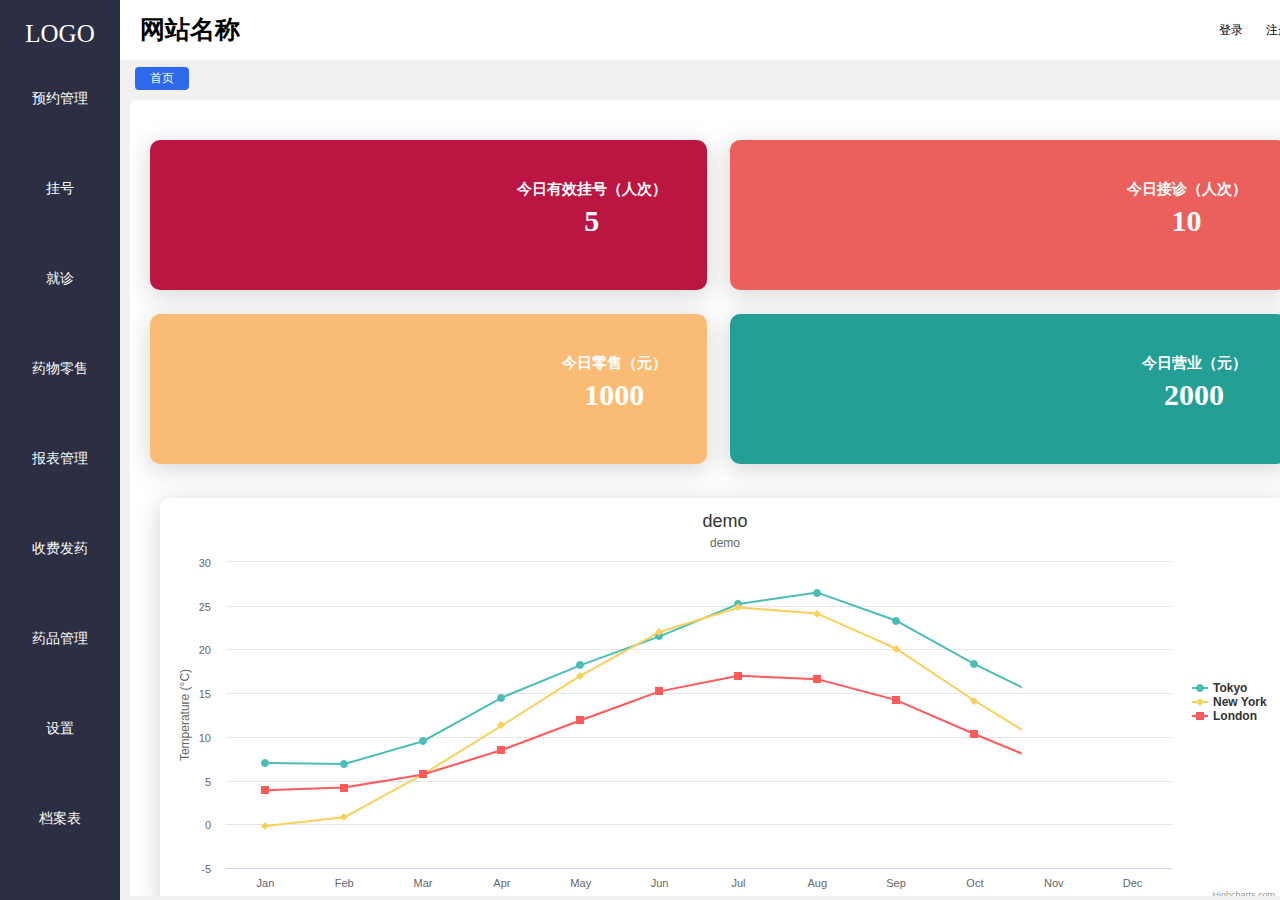
<file: views/index/index.html>
<!DOCTYPE html>
<html>

<head>
    <meta charset="UTF-8">
    <meta name="viewport" content="width=device-width, initial-scale=1.0">
    <title>问诊系统</title>
    <link rel="stylesheet" type="text/css" href="../../css/common/base.css">
    <link rel="stylesheet" type="text/css" href="../../css/index/index.css">
    <link rel="stylesheet" type="text/css" href="../../plugin/navTab/css/navTab.css">
    <link rel="stylesheet" href="https://cdn.staticfile.org/font-awesome/4.7.0/css/font-awesome.css">
</head>
<style>

</style>

<body>
    <div id="index">
        <div class="menu">
            <div class="logo">LOGO</div>
            <div class="menu-list">
                <ul>
                    <div class="menu-list-content">
                        <li onclick="toUrl(1)"><i class="fa fa-hospital-o"></i>
                            <h4>预约管理</h4>
                        </li>
                        <li onclick="toUrl(2)"><i class="fa fa-file-text-o"></i>
                            <h4>挂号</h4>
                        </li>
                        <li onclick="toUrl(3)"><i class="	fa fa-stethoscope"></i>
                            <h4>就诊</h4>
                        </li>
                        <li onclick="toUrl(4)"><i class="fa fa-shopping-bag"></i>
                            <h4>药物零售</h4>
                        </li>
                        <li onclick="toUrl(5)"><i class="fa fa-bar-chart"></i>
                            <h4>报表管理</h4>
                        </li>
                        <li onclick="toUrl(7)"><i class="fa fa-rmb"></i>
                            <h4>收费发药</h4>
                        </li>
                        <li onclick="toUrl(8)"><i class="fa fa-medkit"></i>
                            <h4>药品管理</h4>
                        </li>
                        <li onclick="toUrl(6)"><i class="fa fa-gear"></i>
                            <h4>设置</h4>
                        </li>
                        <li onclick="toUrl(9)"><i class="fa fa-files-o"></i>
                            <h4>档案表</h4>
                        </li>
                        <li onclick="toUrl(10)"><i class="fa fa-user-circle-o"></i>
                            <h4>智能客服</h4>
                        </li>
                    </div>
                </ul>
            </div>
        </div>
        <div class="main">
            <div class="head">
                <div class="name">网站名称</div>
                <div class="setting">
                    <span onclick="toLogin()">登录</span>
                    <span onclick="toRegister()">注册</span>
                </div>
            </div>
            <div class="browsing-history">
                <div class="tag-history is-select" onclick="toUrl(0)"><a><span>首页</span></a></div>
            </div>
            <div class="main-content">
                <iframe src="../home/home.html"></iframe>
            </div>
        </div>
    </div>
    <script src="../../js/common/jquery/jquery-2.2.4.js "></script>
    <script src="index.js"></script>
    <script src="../../plugin/navTab/js/navTab.js "></script>
    <script>
        // 视图模型
        // 视图层和数据层代码最好分开，便于维护，利用数据模型驱动视图模型
        // 不要每个函数写一大段，功能单元化，利用面向对象的思想写 function(){}
        $(function() {
            $('.menu-list-content').navTab({
                showDom: '.browsing-history',
                data: urlData
            });
        })

        function toUrl(id) {
            var str = '<iframe src=" ' + url[id] + ' "></iframe>'
            $(".main-content ").empty();
            $(".main-content ").append(str);
        }

        function tabToUrl(url) {
            var str = '<iframe src=" ' + url + ' "></iframe>'
            $(".main-content ").empty();
            $(".main-content ").append(str);
        }

        function toLogin() {
            location.href = '../login/login.html';
        }

        function toRegister() {
            location.href = '../register/register.html';
        }
    </script>
</body>

</html>
</file>
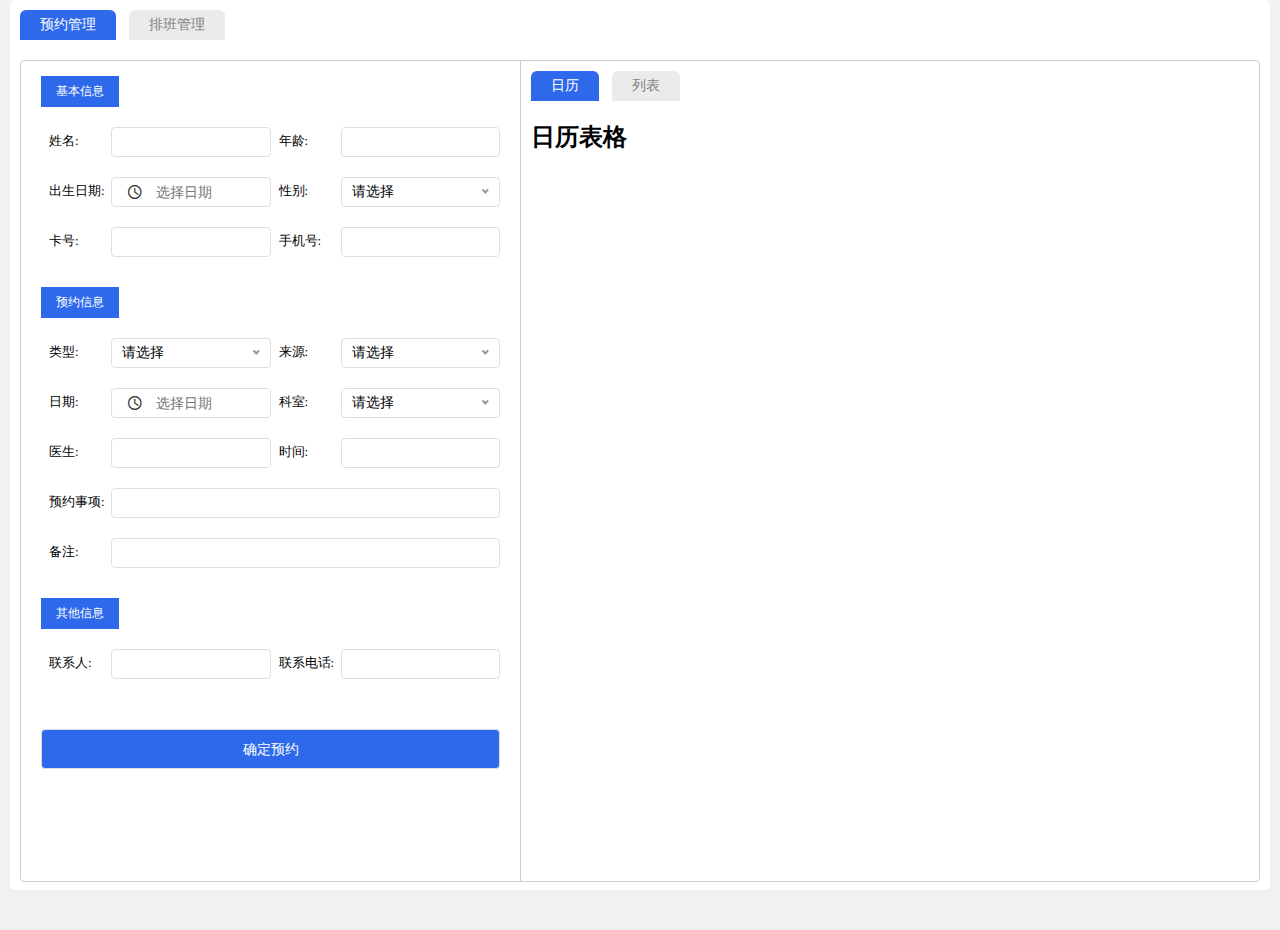
<file: views/appointment/appointment.html>
<!DOCTYPE html>
<html>

<head>
    <meta charset="UTF-8">
    <meta name="viewport" content="width=device-width, initial-scale=1.0">
    <title>预约管理</title>
    <link rel="stylesheet" type="text/css" href="../../css/common/base.css">
    <link rel="stylesheet" type="text/css" href="../../css/appointment/appointment.css">
    <link rel="stylesheet" type="text/css" href="../../plugin/datepockerRange/css/datepicker.css">
    <link rel="stylesheet" type="text/css" href="../../plugin/select/css/nice-select.css">
    <link rel="stylesheet" type="text/css" href="../../plugin/switchTab/css/responsive.tabs.css">
</head>
<style>

</style>

<body>
    <div id="appointment" class="lz-main">
        <ul class="tabs-list ts-list">
            <li class="active"><a>预约管理</a></li>
            <li><a>排班管理</a></li>
        </ul>
        <div class="ts-container">
            <div class="ts-content appointment-content">
                <div class="user-mess">
                    <div>
                        <form id="base-mess" class="lz-form">
                            <div>
                                <div class="lz-form-head">
                                    基本信息
                                </div>
                            </div>
                            <div class="lz-form-row">
                                <div class="lz-col-1 lz-form-item">
                                    <label class="lz-form-item-label">姓名:</label>
                                    <input class="lz-form-item-input" type="text" autocomplete="off" data-bv="true" data-bv-require="true" data-bv-require-error="*必填项">
                                    <span class="lz-form-item-help"></span>
                                </div>
                                <div class="lz-col-1 lz-form-item">
                                    <label class="lz-form-item-label">年龄:</label>
                                    <input class="lz-form-item-input" type="text" autocomplete="off" data-bv="true" data-bv-require="true" data-bv-require-error="*必填项">
                                    <span class="lz-form-item-help"></span>
                                </div>
                            </div>
                            <div class="lz-form-row">
                                <div class="lz-col-1 lz-form-item" style="float: right;">
                                    <label class="lz-form-item-label">出生日期:</label>
                                    <div class="c-datepicker-date-editor c-datepicker-single-editor J-datepicker-day mt10">
                                        <i class="c-datepicker-range__icon kxiconfont icon-clock"></i>
                                        <input type="text" autocomplete="off" name="" placeholder="选择日期" class=" c-datepicker-data-input only-date" value="">
                                    </div>
                                </div>
                                <div class="lz-col-1 lz-form-item" style="float: left;">
                                    <label class="lz-form-item-label">性别:</label>
                                    <!-- <input class="lz-form-item-input" type="text" data-bv="true" data-bv-require="true" data-bv-require-error="*必填项"> -->
                                    <select class="ap-select">
                                    <option value="0">请选择</option>
                                    <option value="1">男</option>
                                    <option value="2">女</option>
                                </select>
                                    <span class="lz-form-item-help"></span>
                                </div>

                            </div>
                            <div class="lz-form-row">
                                <div class="lz-col-1 lz-form-item">
                                    <label class="lz-form-item-label">卡号:</label>
                                    <input class="lz-form-item-input" type="text" autocomplete="off" data-bv="true" data-bv-require="true" data-bv-require-error="*必填项">
                                    <span class="lz-form-item-help"></span>
                                </div>
                                <div class="lz-col-1 lz-form-item">
                                    <label class="lz-form-item-label">手机号:</label>
                                    <input class="lz-form-item-input" type="text" autocomplete="off" data-bv="true" data-bv-require="true" data-bv-require-error="*必填项">
                                    <span class="lz-form-item-help"></span>
                                </div>
                            </div>
                        </form>
                        <form class="lz-form">
                            <div>
                                <div class="lz-form-head">
                                    预约信息
                                </div>
                            </div>
                            <div class="lz-form-row">
                                <div class="lz-col-1 lz-form-item" style="float: left;">
                                    <label class="lz-form-item-label">类型:</label>
                                    <select class="ap-select">
                                    <option value="0">请选择</option>
                                    <option value="1">初诊</option>
                                    <option value="2">复诊</option>
                                </select>
                                    <span class="lz-form-item-help"></span>
                                </div>
                                <div class="lz-col-1 lz-form-item" style="float: right;">
                                    <label class="lz-form-item-label">来源:</label>
                                    <select class="ap-select">
                                    <option value="0">请选择</option>
                                    <option value="1">网络咨询</option>
                                    <option value="2">朋友介绍</option>
                                    <option value="3">家住附近</option>
                                    <option value="4">诊所网站</option>
                                </select>
                                    <span class="lz-form-item-help"></span>
                                </div>
                            </div>
                            <div class="lz-form-row">
                                <div class="lz-col-1 lz-form-item">
                                    <label class="lz-form-item-label">日期:</label>
                                    <div class="c-datepicker-date-editor c-datepicker-single-editor J-datepicker-day mt10">
                                        <i class="c-datepicker-range__icon kxiconfont icon-clock"></i>
                                        <input type="text" autocomplete="off" name="" placeholder="选择日期" class=" c-datepicker-data-input only-date" value="">
                                    </div>
                                </div>

                                <div class="lz-col-1 lz-form-item">
                                    <label class="lz-form-item-label">科室:</label>
                                    <select class="ap-select">
                                    <option value="0">请选择</option>
                                    <option value="1">全部</option>
                                    <option value="2">挂号室</option>
                                </select>
                                    <span class="lz-form-item-help"></span>
                                </div>
                            </div>
                            <div class="lz-form-row">
                                <div class="lz-col-1 lz-form-item">
                                    <label class="lz-form-item-label">医生:</label>
                                    <input class="lz-form-item-input" autocomplete="off" type="text">
                                    <span class="lz-form-item-help"></span>
                                </div>
                                <div class="lz-col-1 lz-form-item">
                                    <label class="lz-form-item-label">时间:</label>
                                    <input class="lz-form-item-input" autocomplete="off" type="text">
                                    <span class="lz-form-item-help"></span>
                                </div>
                            </div>
                            <div class="lz-form-row">
                                <div class="lz-col-1 lz-form-item">
                                    <label class="lz-form-item-label">预约事项:</label>
                                    <input class="lz-form-item-input" autocomplete="off" type="text">
                                    <span class="lz-form-item-help"></span>
                                </div>
                            </div>
                            <div class="lz-form-row">
                                <div class="lz-col-1 lz-form-item">
                                    <label class="lz-form-item-label">备注:</label>
                                    <input class="lz-form-item-input" autocomplete="off" type="text">
                                    <span class="lz-form-item-help"></span>
                                </div>
                            </div>
                        </form>
                        <form class="lz-form">
                            <div>
                                <div class="lz-form-head">
                                    其他信息
                                </div>
                            </div>
                            <div class="lz-form-row">
                                <div class="lz-col-1 lz-form-item">
                                    <label class="lz-form-item-label">联系人:</label>
                                    <input class="lz-form-item-input" autocomplete="off" type="text">
                                    <span class="lz-form-item-help"></span>
                                </div>
                                <div class="lz-col-1 lz-form-item">
                                    <label class="lz-form-item-label">联系电话:</label>
                                    <input class="lz-form-item-input" autocomplete="off" type="text">
                                    <span class="lz-form-item-help"></span>
                                </div>
                            </div>
                            <div class="confirm">
                                <button type="button" class="lz-btn lz-btn-primary">确定预约</button>
                            </div>
                        </form>
                    </div>
                </div>
                <div class="appointment-history">
                    <div id="date-tab" class="tabs">
                        <ul class="tabs-list">
                            <li class="active"><a href="javascript:;">日历</a></li>
                            <li><a href="javascript:;">列表</a></li>
                        </ul>
                        <div class="tabs-container">
                            <div class="tab-content" style="display:block;">
                                <h1>日历表格</h1>
                            </div>
                            <div class="tab-content">
                                <h1>列表表格</h1>
                            </div>
                        </div>
                    </div>
                </div>
            </div>
            <div class="ts-content arrange-content" style="display: none">
                <h1>排班表格</h1>
            </div>
        </div>
    </div>

    <script src="../../js/common/jquery/jquery-2.2.4.js"></script>
    <script src="../../plugin/bootstrapValidator/js/bootstrapValidator.js"></script>
    <script src="../../plugin/datepockerRange/js/moment.min.js"></script>
    <script src="../../plugin/datepockerRange/js/datepicker.all.js"></script>
    <script src="../../plugin/select/js/jquery.nice-select.min.js"></script>
    <script src="../../plugin/switchTab/js/responsive.tabs.js"></script>
    <script src="../../plugin/switchTab/js/re-tabs-simplify.js"></script>
    <script>
        $(function() {
            // 表单验证框架，此调用为示范，自行看源码扩展
            $('.ap-select').niceSelect();
            $('#date-tab').respTabs();
            $('#appointment').resTabsSimp();

            $('.J-datepicker-day').datePicker({
                hasShortcut: true,
                format: 'YYYY-MM-DD',
                shortcutOptions: [{
                    name: '今天',
                    day: '0'
                }, {
                    name: '昨天',
                    day: '-1'
                }, {
                    name: '一周前',
                    day: '-7'
                }]
            });
        });
    </script>

</body>

</html>
</file>
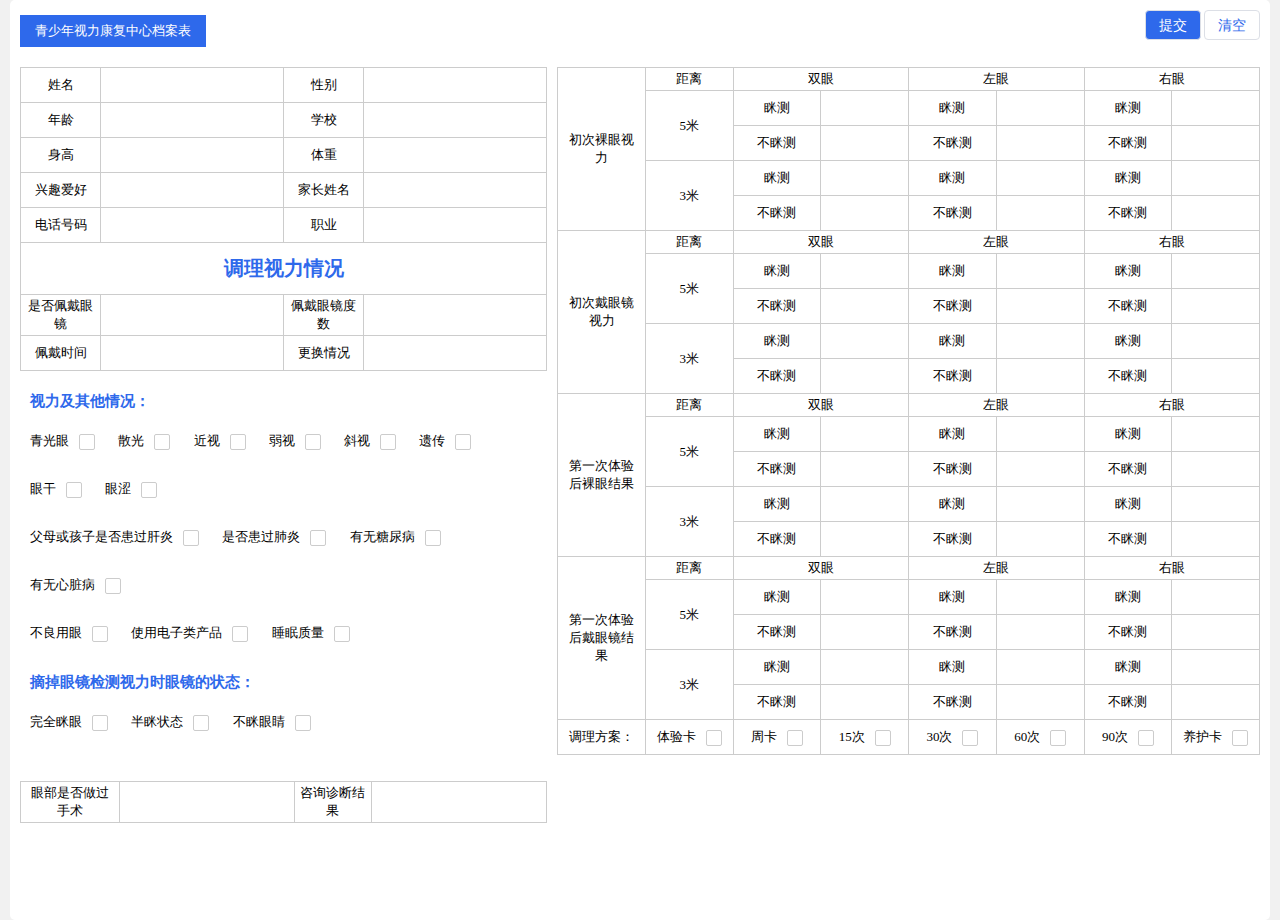
<file: views/archives/archives.html>
<!DOCTYPE html>
<html>

<head>
    <meta charset="UTF-8">
    <meta name="viewport" content="width=device-width, initial-scale=1.0">
    <title>档案表</title>
    <link rel="stylesheet" type="text/css" href="../../css/common/base.css">
    <link rel="stylesheet" type="text/css" href="../../css/archives/archives.css">
</head>
<style>

</style>

<body>
    <div id="archives" class="lz-main">
        <div class="lz-form-head">
            青少年视力康复中心档案表
        </div>
        <div class="archives-btn">
            <button type="button" class="lz-btn lz-btn-primary">提交</button>
            <button type="button" class="lz-btn lz-btn-default">清空</button>
        </div>
        <div class="archices-main">
            <div class="am-left">
                <table>
                    <tr>
                        <td>姓名</td>
                        <td>
                            <input class="lz-table-input" autocomplete="off" type="text">
                        </td>
                        <td>性别</td>
                        <td>
                            <input class="lz-table-input" autocomplete="off" type="text">
                        </td>

                    </tr>
                    <tr>
                        <td>年龄</td>
                        <td>
                            <input class="lz-table-input" autocomplete="off" type="text">
                        </td>
                        <td>学校</td>
                        <td>
                            <input class="lz-table-input" autocomplete="off" type="text">
                        </td>
                    </tr>
                    <tr>
                        <td>身高</td>
                        <td>
                            <input class="lz-table-input" autocomplete="off" type="text">
                        </td>
                        <td>体重</td>
                        <td>
                            <input class="lz-table-input" autocomplete="off" type="text">
                        </td>
                    </tr>
                    <tr>
                        <td>兴趣爱好</td>
                        <td>
                            <input class="lz-table-input" autocomplete="off" type="text">
                        </td>
                        <td>家长姓名</td>
                        <td>
                            <input class="lz-table-input" autocomplete="off" type="text">
                        </td>
                    </tr>
                    <tr>
                        <td>电话号码</td>
                        <td>
                            <input class="lz-table-input" autocomplete="off" type="text">
                        </td>
                        <td>职业</td>
                        <td>
                            <input class="lz-table-input" autocomplete="off" type="text">
                        </td>
                    </tr>
                    <tr>
                        <td colspan="4">
                            <h2 style="margin: 10px 0;color: #2e69eb;">调理视力情况</h2>
                        </td>
                    </tr>
                    <tr>
                        <td>是否佩戴眼镜</td>
                        <td>
                            <input class="lz-table-input" autocomplete="off" type="text">
                        </td>
                        <td>佩戴眼镜度数</td>
                        <td>
                            <input class="lz-table-input" autocomplete="off" type="text">
                        </td>

                    </tr>
                    <tr style="border-bottom: 1px solid #ccc;">
                        <td>佩戴时间</td>
                        <td>
                            <input class="lz-table-input" autocomplete="off" type="text">
                        </td>
                        <td>更换情况</td>
                        <td>
                            <input class="lz-table-input" autocomplete="off" type="text">
                        </td>
                    </tr>
                </table>
                <div class="aml-check-content">

                    <div class="amlccp-head">
                        <h3>视力及其他情况：</h3>
                    </div>
                    <p class="am-p amlcc-p">青光眼<input class="aml-checkbox" autocomplete="off" type="checkbox"></p>
                    <p class="am-p amlcc-p">散光<input class="aml-checkbox" autocomplete="off" type="checkbox"></p>
                    <p class="am-p amlcc-p">近视<input class="aml-checkbox" autocomplete="off" type="checkbox"></p>
                    <p class="am-p amlcc-p">弱视<input class="aml-checkbox" autocomplete="off" type="checkbox"></p>
                    <p class="am-p amlcc-p">斜视<input class="aml-checkbox" autocomplete="off" type="checkbox"></p>
                    <p class="am-p amlcc-p">遗传<input class="aml-checkbox" autocomplete="off" type="checkbox"></p>
                    <p class="am-p amlcc-p">眼干<input class="aml-checkbox" autocomplete="off" type="checkbox"></p>
                    <p class="am-p amlcc-p">眼涩<input class="aml-checkbox" autocomplete="off" type="checkbox"></p><br>
                    <p class="am-p amlcc-p">父母或孩子是否患过肝炎<input class="aml-checkbox" autocomplete="off" type="checkbox"></p>
                    <p class="am-p amlcc-p">是否患过肺炎<input class="aml-checkbox" autocomplete="off" type="checkbox"></p>
                    <p class="am-p amlcc-p">有无糖尿病<input class="aml-checkbox" autocomplete="off" type="checkbox"></p>
                    <p class="am-p amlcc-p">有无心脏病<input class="aml-checkbox" autocomplete="off" type="checkbox"></p><br>
                    <p class="am-p amlcc-p">不良用眼<input class="aml-checkbox" autocomplete="off" type="checkbox"></p>
                    <p class="am-p amlcc-p">使用电子类产品<input class="aml-checkbox" autocomplete="off" type="checkbox"></p>
                    <p class="am-p amlcc-p">睡眠质量<input class="aml-checkbox" autocomplete="off" type="checkbox"></p>
                    <div class="amlccp-head">
                        <h3>摘掉眼镜检测视力时眼镜的状态：</h3>
                    </div>
                    <p class="am-p amlcc-p">完全眯眼<input class="aml-checkbox" autocomplete="off" type="checkbox"></p>
                    <p class="am-p amlcc-p">半眯状态<input class="aml-checkbox" autocomplete="off" type="checkbox"></p>
                    <p class="am-p amlcc-p">不眯眼睛<input class="aml-checkbox" autocomplete="off" type="checkbox"></p>

                </div>
                <table class="aml-res">
                    <tr>
                        <td>眼部是否做过手术</td>
                        <td>
                            <input class="lz-table-input" autocomplete="off" type="text">
                        </td>
                        <td>咨询诊断结果</td>
                        <td>
                            <input class="lz-table-input" autocomplete="off" type="text">
                        </td>

                    </tr>
                </table>
            </div>
            <div class="am-right">
                <table>
                    <tr>
                        <td width="12.5%" rowspan="5">初次裸眼视力</td>
                        <td>距离</td>
                        <td colspan="2">双眼</td>
                        <td colspan="2">左眼</td>
                        <td colspan="2">右眼</td>
                    </tr>
                    <tr>
                        <td width="12.5%" rowspan="2">5米</td>
                        <td width="12.5%">眯测</td>
                        <td><input class="lz-table-input" autocomplete="off" type="text">
                        </td>
                        <td width="12.5%">眯测</td>
                        <td><input class="lz-table-input" autocomplete="off" type="text">
                        </td>
                        <td width="12.5%">眯测</td>
                        <td><input class="lz-table-input" autocomplete="off" type="text">
                        </td>
                    </tr>
                    <tr>
                        <td>不眯测</td>
                        <td><input class="lz-table-input" autocomplete="off" type="text">
                        </td>
                        <td>不眯测</td>
                        <td><input class="lz-table-input" autocomplete="off" type="text">
                        </td>
                        <td>不眯测</td>
                        <td><input class="lz-table-input" autocomplete="off" type="text">
                        </td>
                    </tr>
                    <tr>
                        <td rowspan="2">3米</td>
                        <td>眯测</td>
                        <td><input class="lz-table-input" autocomplete="off" type="text">
                        </td>
                        <td>眯测</td>
                        <td><input class="lz-table-input" autocomplete="off" type="text">
                        </td>
                        <td>眯测</td>
                        <td><input class="lz-table-input" autocomplete="off" type="text">
                        </td>
                    </tr>
                    <tr>
                        <td>不眯测</td>
                        <td><input class="lz-table-input" autocomplete="off" type="text">
                        </td>
                        <td>不眯测</td>
                        <td><input class="lz-table-input" autocomplete="off" type="text">
                        </td>
                        <td>不眯测</td>
                        <td><input class="lz-table-input" autocomplete="off" type="text">
                        </td>
                    </tr>
                    <tr>
                        <td rowspan="5">初次戴眼镜视力</td>
                        <td>距离</td>
                        <td colspan="2">双眼</td>
                        <td colspan="2">左眼</td>
                        <td colspan="2">右眼</td>
                    </tr>
                    <tr>
                        <td rowspan="2">5米</td>
                        <td>眯测</td>
                        <td><input class="lz-table-input" autocomplete="off" type="text">
                        </td>
                        <td>眯测</td>
                        <td><input class="lz-table-input" autocomplete="off" type="text">
                        </td>
                        <td>眯测</td>
                        <td><input class="lz-table-input" autocomplete="off" type="text">
                        </td>
                    </tr>
                    <tr>
                        <td>不眯测</td>
                        <td><input class="lz-table-input" autocomplete="off" type="text">
                        </td>
                        <td>不眯测</td>
                        <td><input class="lz-table-input" autocomplete="off" type="text">
                        </td>
                        <td>不眯测</td>
                        <td><input class="lz-table-input" autocomplete="off" type="text">
                        </td>
                    </tr>
                    <tr>
                        <td rowspan="2">3米</td>
                        <td>眯测</td>
                        <td><input class="lz-table-input" autocomplete="off" type="text">
                        </td>
                        <td>眯测</td>
                        <td><input class="lz-table-input" autocomplete="off" type="text">
                        </td>
                        <td>眯测</td>
                        <td><input class="lz-table-input" autocomplete="off" type="text">
                        </td>
                    </tr>
                    <tr>
                        <td>不眯测</td>
                        <td><input class="lz-table-input" autocomplete="off" type="text">
                        </td>
                        <td>不眯测</td>
                        <td><input class="lz-table-input" autocomplete="off" type="text">
                        </td>
                        <td>不眯测</td>
                        <td><input class="lz-table-input" autocomplete="off" type="text">
                        </td>
                    </tr>
                    <tr>
                        <td rowspan="5">第一次体验后裸眼结果</td>
                        <td>距离</td>
                        <td colspan="2">双眼</td>
                        <td colspan="2">左眼</td>
                        <td colspan="2">右眼</td>
                    </tr>
                    <tr>
                        <td rowspan="2">5米</td>
                        <td>眯测</td>
                        <td><input class="lz-table-input" autocomplete="off" type="text">
                        </td>
                        <td>眯测</td>
                        <td><input class="lz-table-input" autocomplete="off" type="text">
                        </td>
                        <td>眯测</td>
                        <td><input class="lz-table-input" autocomplete="off" type="text">
                        </td>
                    </tr>
                    <tr>
                        <td>不眯测</td>
                        <td><input class="lz-table-input" autocomplete="off" type="text">
                        </td>
                        <td>不眯测</td>
                        <td><input class="lz-table-input" autocomplete="off" type="text">
                        </td>
                        <td>不眯测</td>
                        <td><input class="lz-table-input" autocomplete="off" type="text">
                        </td>
                    </tr>
                    <tr>
                        <td rowspan="2">3米</td>
                        <td>眯测</td>
                        <td><input class="lz-table-input" autocomplete="off" type="text">
                        </td>
                        <td>眯测</td>
                        <td><input class="lz-table-input" autocomplete="off" type="text">
                        </td>
                        <td>眯测</td>
                        <td><input class="lz-table-input" autocomplete="off" type="text">
                        </td>
                    </tr>
                    <tr>
                        <td>不眯测</td>
                        <td><input class="lz-table-input" autocomplete="off" type="text">
                        </td>
                        <td>不眯测</td>
                        <td><input class="lz-table-input" autocomplete="off" type="text">
                        </td>
                        <td>不眯测</td>
                        <td><input class="lz-table-input" autocomplete="off" type="text">
                        </td>
                    </tr>
                    <tr>
                        <td rowspan="5">第一次体验后戴眼镜结果</td>
                        <td>距离</td>
                        <td colspan="2">双眼</td>
                        <td colspan="2">左眼</td>
                        <td colspan="2">右眼</td>
                    </tr>
                    <tr>
                        <td rowspan="2">5米</td>
                        <td>眯测</td>
                        <td><input class="lz-table-input" autocomplete="off" type="text">
                        </td>
                        <td>眯测</td>
                        <td><input class="lz-table-input" autocomplete="off" type="text">
                        </td>
                        <td>眯测</td>
                        <td><input class="lz-table-input" autocomplete="off" type="text">
                        </td>
                    </tr>
                    <tr>
                        <td>不眯测</td>
                        <td><input class="lz-table-input" autocomplete="off" type="text">
                        </td>
                        <td>不眯测</td>
                        <td><input class="lz-table-input" autocomplete="off" type="text">
                        </td>
                        <td>不眯测</td>
                        <td><input class="lz-table-input" autocomplete="off" type="text">
                        </td>
                    </tr>
                    <tr>
                        <td rowspan="2">3米</td>
                        <td>眯测</td>
                        <td><input class="lz-table-input" autocomplete="off" type="text">
                        </td>
                        <td>眯测</td>
                        <td><input class="lz-table-input" autocomplete="off" type="text">
                        </td>
                        <td>眯测</td>
                        <td><input class="lz-table-input" autocomplete="off" type="text">
                        </td>
                    </tr>
                    <tr>
                        <td>不眯测</td>
                        <td><input class="lz-table-input" autocomplete="off" type="text">
                        </td>
                        <td>不眯测</td>
                        <td><input class="lz-table-input" autocomplete="off" type="text">
                        </td>
                        <td>不眯测</td>
                        <td><input class="lz-table-input" autocomplete="off" type="text">
                        </td>
                    </tr>
                    <tr style="border-bottom: 1px solid #ccc;">
                        <td height="30px;">调理方案：</td>
                        <td>
                            <p class="am-p">体验卡<input class="aml-checkbox" autocomplete="off" type="checkbox"></p>
                        </td>
                        <td>
                            <p class="am-p">周卡<input class="aml-checkbox" autocomplete="off" type="checkbox"></p>
                        </td>
                        <td>
                            <p class="am-p">15次<input class="aml-checkbox" autocomplete="off" type="checkbox"></p>
                        </td>
                        <td>
                            <p class="am-p">30次<input class="aml-checkbox" autocomplete="off" type="checkbox"></p>
                        </td>
                        <td>
                            <p class="am-p">60次<input class="aml-checkbox" autocomplete="off" type="checkbox"></p>
                        </td>
                        <td>
                            <p class="am-p">90次<input class="aml-checkbox" autocomplete="off" type="checkbox"></p>
                        </td>
                        <td>
                            <p class="am-p">养护卡<input class="aml-checkbox" autocomplete="off" type="checkbox"></p>
                        </td>
                    </tr>
                </table>
            </div>
            <div class="am-buttom"></div>
        </div>
    </div>
    <script>
    </script>
</body>

</html>
</file>
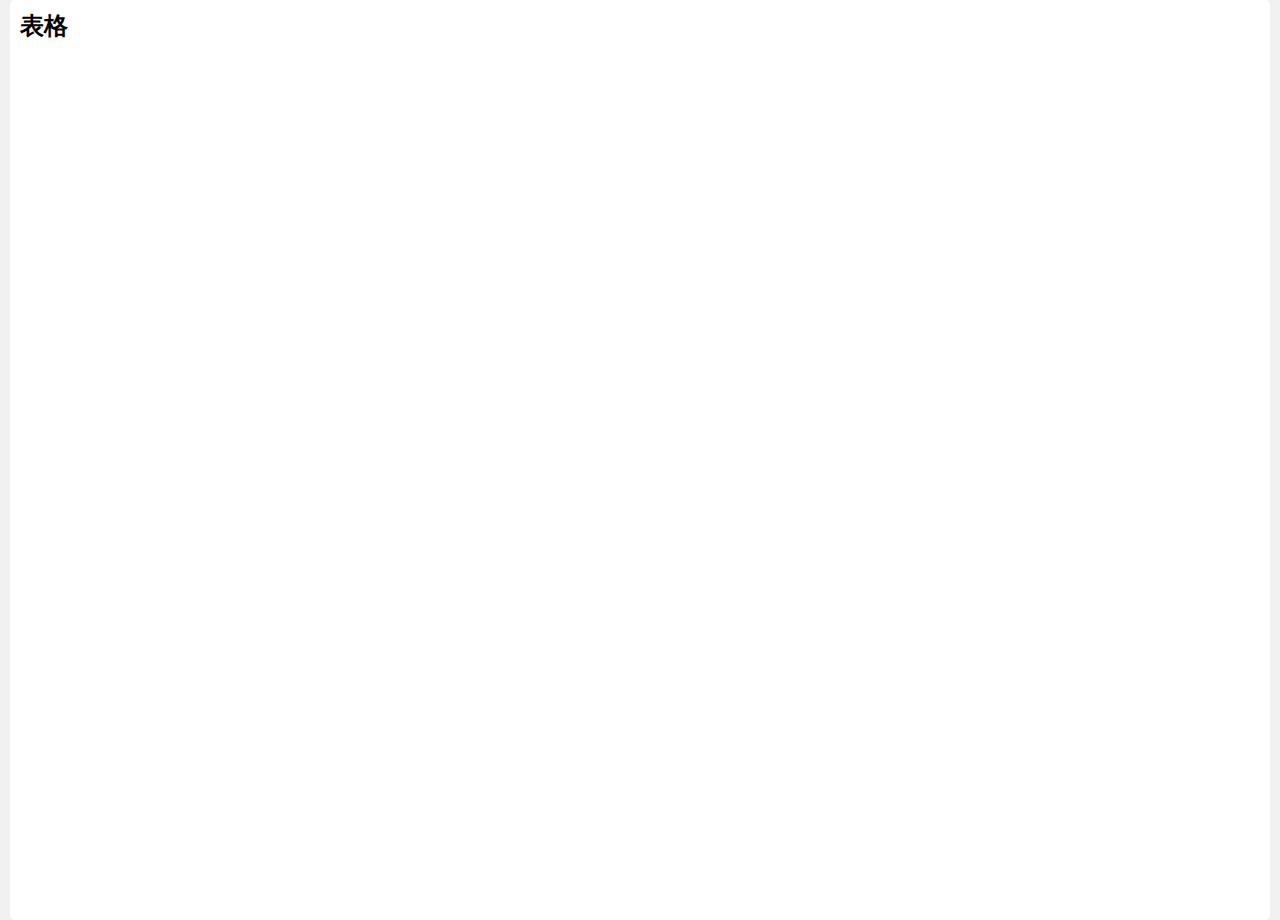
<file: views/charge/charge.html>
<!DOCTYPE html>
<html>

<head>
    <meta charset="UTF-8">
    <meta name="viewport" content="width=device-width, initial-scale=1.0">
    <title>收费发药</title>
    <link rel="stylesheet" type="text/css" href="../../css/common/base.css">
</head>

<body>
    <div class="lz-main">
        <h1>表格</h1>
    </div>
</body>

</html>
</file>
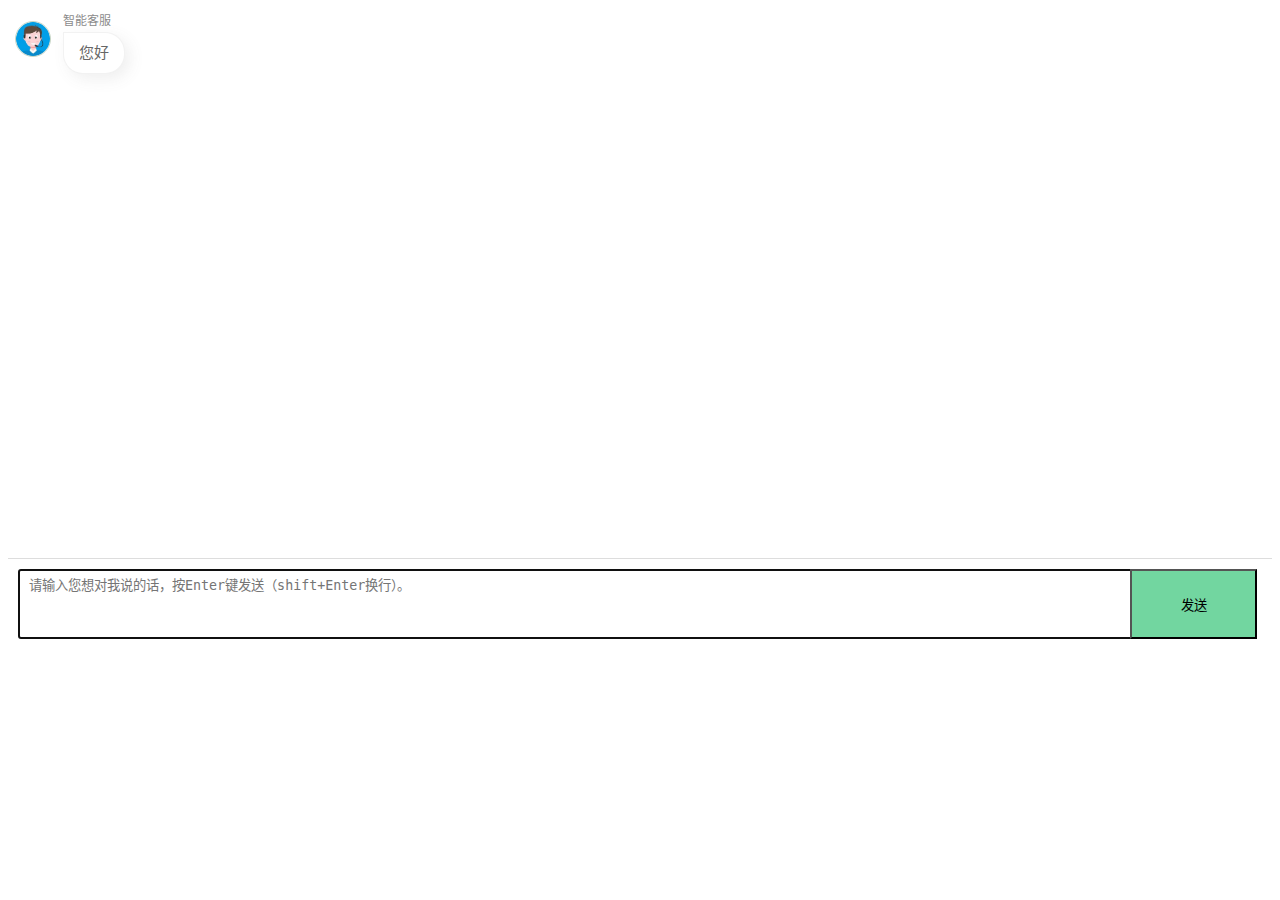
<file: views/chat/chat.html>
<!DOCTYPE html>
<html lang="zh-cn">
    <head>
        <meta charset="utf-8">
        <meta http-equiv="X-UA-Compatible" content="IE=edge" />
        <meta name="viewport" content="width=device-width, initial-scale=1.0" />
        <title>聊天室</title>
        <link type="text/css" href="../../css/chat/chat.css" rel="stylesheet" />
    </head>
    <body>
        <div id="chatbox" class="lite-chatbox">
            <!--聊天框内容-->
        </div>
        <div class="chat-submit">
            <p id='chatHint' class="chat-hint"><span class="chat-hint-icon">!</span><span class="chat-hint-text">发送内容不能为空</span></p>
            <textarea id="chat_input" class="chat-input-text" autofocus placeholder="请输入您想对我说的话，按Enter键发送（shift+Enter换行）。"></textarea>
            <div class="chat-input-tools">
                <button id="chat_input_button" class="chat-input-button">发送</button>
            </div>
        </div>
        <script src="./chat.js"></script>
    </body>
</html>
</file>
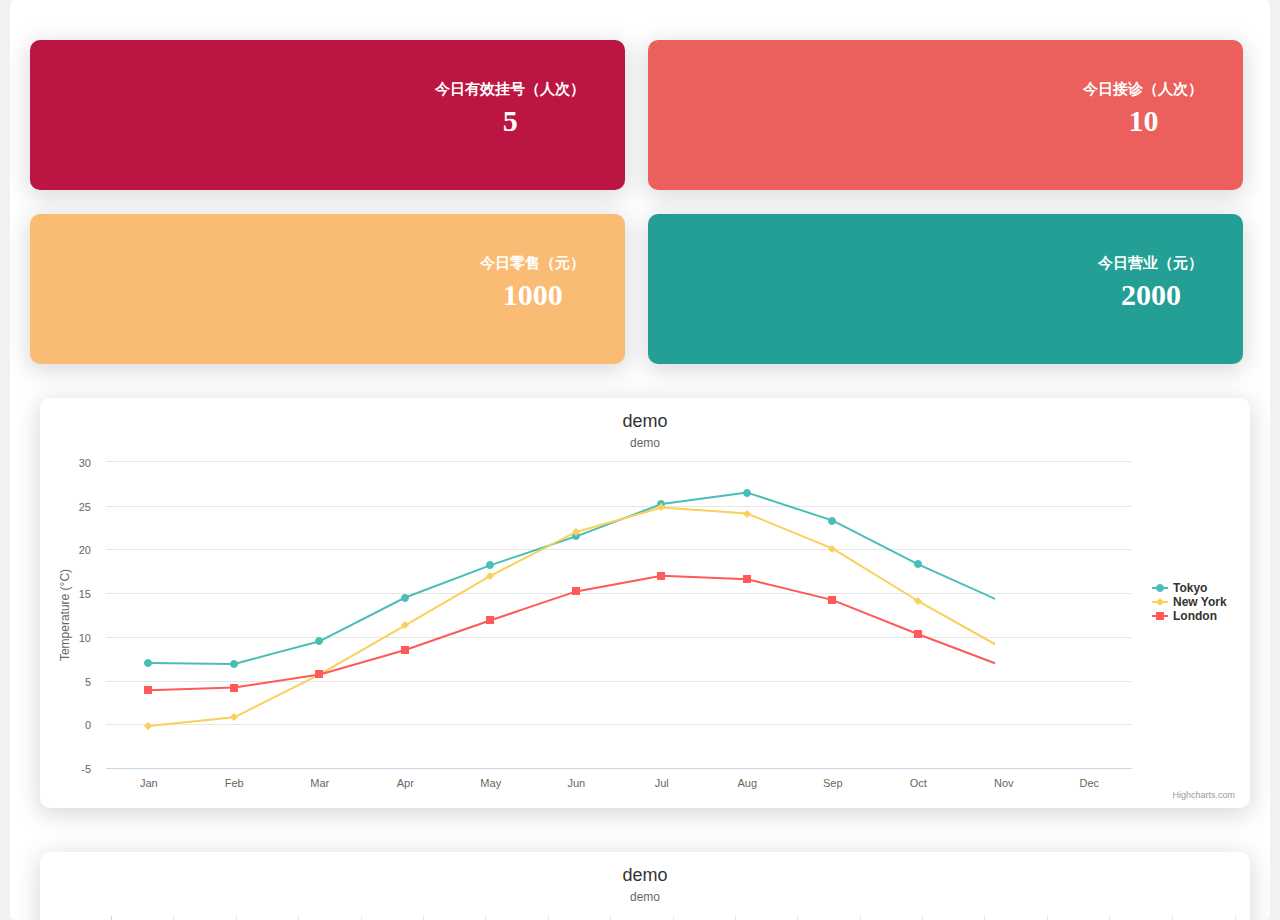
<file: views/home/home.html>
<!DOCTYPE html>
<html>

<head>
    <meta charset="UTF-8">
    <meta name="viewport" content="width=device-width, initial-scale=1.0">
    <title>首页</title>
    <link rel="stylesheet" type="text/css" href="../../css/common/base.css">
    <link rel="stylesheet" type="text/css" href="../../css/home/home.css">

</head>
<style>

</style>

<body>
    <div id="home" class="lz-main">
        <div class="home-panel">
            <div class=" card-panel" style="background-color: #bb1542">
                <div class="card-panel-description">今日有效挂号（人次）
                    <label>5</label>
                </div>
            </div>
            <div class=" card-panel" style="background-color: #eb5f5d">
                <div class="card-panel-description">今日接诊（人次）
                    <label>10</label>
                </div>
            </div>
            <div class=" card-panel" style="background-color: #fabc74">
                <div class="card-panel-description">今日零售（元）
                    <label>1000</label>
                </div>
            </div>
            <div class=" card-panel" style="background-color: #239f95">
                <div class="card-panel-description">今日营业（元）
                    <label>2000</label>
                </div>
            </div>
        </div>
        <div class="statistic-box">
            <div class="statistic-one">

            </div>
            <div class="statistic-two">

            </div>
        </div>
    </div>
    <script src="../../js/common/jquery/jquery-2.2.4.js"></script>
    <script src="home.js"></script>
    <script src="../../js/common/highcharts/highcharts.js"></script>
    <script>
        $(function() {
            getOne();
            getTwo();
        })

        function getOne() {
            var json = getJsonOne();
            $('.statistic-one').highcharts(json);
        }

        function getTwo() {
            let json = getJsonTwo();
            $('.statistic-two').highcharts(json);
        }
    </script>
</body>

</html>
</file>
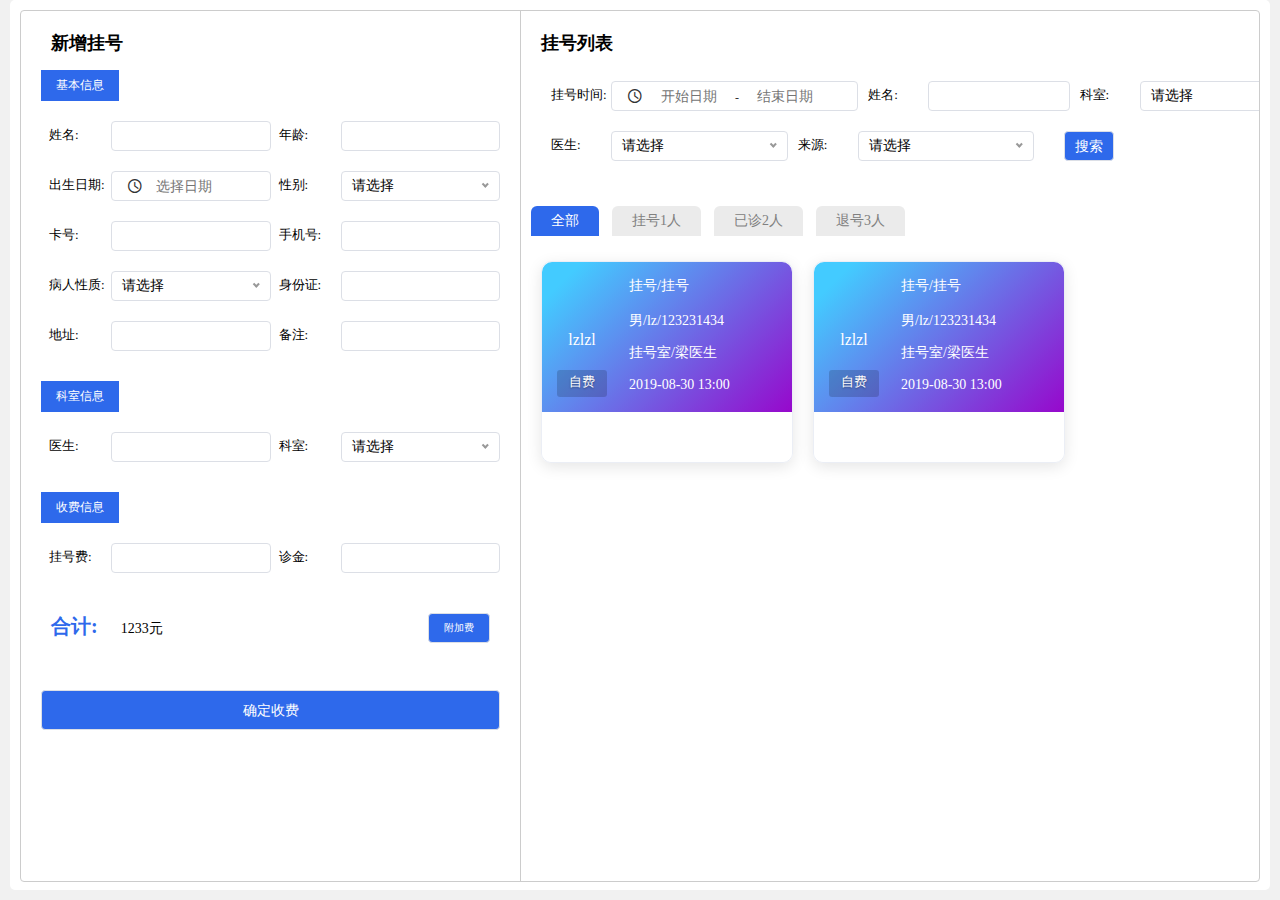
<file: views/medicalAd/medicalAd.html>
<!DOCTYPE html>
<html>

<head>
    <meta charset="UTF-8">
    <meta name="viewport" content="width=device-width, initial-scale=1.0">
    <title>挂号</title>
    <link rel="stylesheet" type="text/css" href="../../css/common/base.css">
    <link rel="stylesheet" type="text/css" href="../../css/medicalAd/medicalAd.css">
    <link rel="stylesheet" type="text/css" href="../../plugin/select/css/nice-select.css">
    <link rel="stylesheet" type="text/css" href="../../plugin/switchTab/css/responsive.tabs.css">
    <link rel="stylesheet" type="text/css" href="../../plugin/datepockerRange/css/datepicker.css">
    <link rel="stylesheet" href="https://cdn.staticfile.org/font-awesome/4.7.0/css/font-awesome.css">
</head>
<style>

</style>

<body>
    <div id="medicalAd" class="lz-main">
        <div class="medicalAd-content">
            <div class="user-mess">
                <div>
                    <div class="medicalAd-head">
                        <h2>新增挂号</h2>
                    </div>
                    <form id="base-mess" class="lz-form">
                        <div>
                            <div class="lz-form-head">
                                基本信息
                            </div>
                        </div>
                        <div class="lz-form-row">
                            <div class="lz-col-1 lz-form-item">
                                <label class="lz-form-item-label">姓名:</label>
                                <input class="lz-form-item-input" type="text" autocomplete="off" data-bv="true" data-bv-require="true" data-bv-require-error="*必填项">
                                <span class="lz-form-item-help"></span>
                            </div>
                            <div class="lz-col-1 lz-form-item">
                                <label class="lz-form-item-label">年龄:</label>
                                <input class="lz-form-item-input" type="text" autocomplete="off" data-bv="true" data-bv-require="true" data-bv-require-error="*必填项">
                                <span class="lz-form-item-help"></span>
                            </div>
                        </div>
                        <div class="lz-form-row">
                            <div class="lz-col-1 lz-form-item" style="float: right;">
                                <label class="lz-form-item-label">出生日期:</label>
                                <div class="c-datepicker-date-editor c-datepicker-single-editor J-datepicker-day mt10">
                                    <i class="c-datepicker-range__icon kxiconfont icon-clock"></i>
                                    <input type="text" autocomplete="off" name="" placeholder="选择日期" class=" c-datepicker-data-input only-date" value="">
                                </div>
                            </div>
                            <div class="lz-col-1 lz-form-item" style="float: left;">
                                <label class="lz-form-item-label">性别:</label>
                                <!-- <input class="lz-form-item-input" type="text" data-bv="true" data-bv-require="true" data-bv-require-error="*必填项"> -->
                                <select class="me-select">
                                    <option value="0">请选择</option>
                                    <option value="1">男</option>
                                    <option value="2">女</option>
                                </select>
                                <span class="lz-form-item-help"></span>
                            </div>
                        </div>
                        <div class="lz-form-row">
                            <div class="lz-col-1 lz-form-item">
                                <label class="lz-form-item-label">卡号:</label>
                                <input class="lz-form-item-input" type="text" autocomplete="off" data-bv="true" data-bv-require="true" data-bv-require-error="*必填项">
                                <span class="lz-form-item-help"></span>
                            </div>
                            <div class="lz-col-1 lz-form-item">
                                <label class="lz-form-item-label">手机号:</label>
                                <input class="lz-form-item-input" type="text" autocomplete="off" data-bv="true" data-bv-require="true" data-bv-require-error="*必填项">
                                <span class="lz-form-item-help"></span>
                            </div>
                        </div>
                        <div class=" lz-form-row">
                            <div class="lz-col-1 lz-form-item">
                                <label class="lz-form-item-label">病人性质:</label>
                                <select class="me-select">
                                    <option value="0">请选择</option>
                                    <option value="1">自费</option>
                                    <option value="2">医保</option>
                                    <option value="3">民政</option>
                                    <option value="4">农保</option>
                                </select>
                                <span class="lz-form-item-help"></span>
                            </div>
                            <div class="lz-col-1 lz-form-item">
                                <label class="lz-form-item-label">身份证:</label>
                                <input class="lz-form-item-input" type="text" autocomplete="off" data-bv="true" data-bv-require="true" data-bv-require-error="*必填项">
                                <span class="lz-form-item-help"></span>
                            </div>
                        </div>
                        <div class="lz-form-row">
                            <div class="lz-col-1 lz-form-item">
                                <label class="lz-form-item-label">地址:</label>
                                <input class="lz-form-item-input" type="text" autocomplete="off" data-bv="true" data-bv-require="true" data-bv-require-error="*必填项">
                                <span class="lz-form-item-help"></span>
                            </div>
                            <div class="lz-col-1 lz-form-item">
                                <label class="lz-form-item-label">备注:</label>
                                <input class="lz-form-item-input" type="text" autocomplete="off" data-bv="true" data-bv-require="true" data-bv-require-error="*必填项">
                                <span class="lz-form-item-help"></span>
                            </div>
                        </div>
                    </form>
                    <form class="lz-form">
                        <div>
                            <div class="lz-form-head">
                                科室信息
                            </div>
                        </div>
                        <div class="lz-form-row">
                            <div class="lz-col-1 lz-form-item">
                                <label class="lz-form-item-label">医生:</label>
                                <input class="lz-form-item-input" type="text" autocomplete="off">
                                <span class="lz-form-item-help"></span>
                            </div>
                            <div class="lz-col-1 lz-form-item">
                                <label class="lz-form-item-label">科室:</label>
                                <select class="me-select">
                                    <option value="0">请选择</option>
                                    <option value="1">全部</option>
                                    <option value="2">挂号室</option>
                                </select>
                                <span class="lz-form-item-help"></span>
                            </div>
                        </div>
                    </form>
                    <form class="lz-form">
                        <div>
                            <div class="lz-form-head">
                                收费信息
                            </div>
                        </div>
                        <div class="lz-form-row">
                            <div class="lz-col-1 lz-form-item">
                                <label class="lz-form-item-label">挂号费:</label>
                                <input class="lz-form-item-input" type="text" autocomplete="off">
                                <span class="lz-form-item-help"></span>
                            </div>
                            <div class="lz-col-1 lz-form-item">
                                <label class="lz-form-item-label">诊金:</label>
                                <input class="lz-form-item-input" type="text" autocomplete="off">
                                <span class="lz-form-item-help"></span>
                            </div>
                        </div>
                        <div class="total">
                            <label>合计:</label>
                            <span>1233元</span>
                            <button class="lz-btn lz-btn-primary">附加费</button>
                        </div>
                        <div class="confirm">
                            <button type="button" class="lz-btn lz-btn-primary">确定收费</button>
                        </div>
                    </form>
                </div>
            </div>
            <div class="medicalAd-history">
                <div class="medicalAd-head-right">
                    <div class="mh-title">
                        <h2>挂号列表</h2>
                    </div>
                    <form class="lz-form me-head-form">
                        <div class="lz-form-row">
                            <div class="lz-col-1 lz-form-item" style="flex: 1.5;">
                                <label class="lz-form-item-label">挂号时间:</label>
                                <div class="c-datepicker-date-editor  J-datepicker-range-day mt10">
                                    <i class="c-datepicker-range__icon kxiconfont icon-clock"></i>
                                    <input placeholder="开始日期" name="" class="c-datepicker-data-input two-date" value="">
                                    <span class="c-datepicker-range-separator">-</span>
                                    <input placeholder="结束日期" name="" class="c-datepicker-data-input two-date" value="">
                                </div>
                            </div>
                            <div class="lz-col-1 lz-form-item">
                                <label class="lz-form-item-label">姓名:</label>
                                <input class="lz-form-item-input" type="text" autocomplete="off">
                                <span class="lz-form-item-help"></span>
                            </div>
                            <div class="lz-col-1 lz-form-item">
                                <label class="lz-form-item-label">科室:</label>
                                <select class="me-select">
                                    <option value="0">请选择</option>
                                    <option value="1">全部</option>
                                    <option value="2">挂号室</option>
                                </select>
                                <span class="lz-form-item-help"></span>
                                <span class="lz-form-item-help"></span>
                            </div>

                        </div>
                        <div class="lz-form-row">
                            <div class="lz-col-1 lz-form-item">
                                <label class="lz-form-item-label">医生:</label>
                                <select class="me-select">
                                            <option value="0">请选择</option>
                                            <option value="1">梁医生</option>
                                        </select>
                                <span class="lz-form-item-help"></span>
                            </div>
                            <div class="lz-col-1 lz-form-item">
                                <label class="lz-form-item-label">来源:</label>
                                <select class="me-select">
                                        <option value="0">请选择</option>
                                        <option value="1">自费</option>
                                    </select>
                                <span class="lz-form-item-help"></span>
                            </div>
                            <div class="lz-col-1 lz-form-item me-head-search">
                                <button type="button" class="lz-btn lz-btn-primary">搜索</button>
                            </div>
                        </div>
                    </form>
                </div>
                <div class="me-tab">
                    <ul class="tabs-list ts-list">
                        <li class="active"><a href="javascript:;">全部</a></li>
                        <li><a>挂号<span class="tabs-list-text">1</span>人</a></li>
                        <li><a>已诊<span class="tabs-list-text">2</span>人</a></li>
                        <li><a>退号<span class="tabs-list-text">3</span>人</a></li>
                    </ul>
                    <div class="ts-container">
                        <div class="ts-content tab-content" style="display:block;">
                            <div class="me-pers-content">
                                <!-- 病人信息卡 -->
                                <div class="per-cord">
                                    <div class="per-cord-up">
                                        <div class="per-up-left">
                                            <div class="per-img"><i class="fa fa-user-circle-o"></i></div>
                                            <div class="per-name">lzlzl</div>
                                            <div class="per-type">自费</div>
                                        </div>
                                        <div class="per-up-right">
                                            <div class="cord-type">挂号/挂号</div>
                                            <div class="cord-mess">男/lz/123231434</div>
                                            <div class="cord-doc">挂号室/梁医生</div>
                                            <div class="cord-date">2019-08-30 13:00</div>
                                        </div>
                                    </div>
                                    <div class="per-cord-down">
                                        <div class="per-down-item"><i class="fa fa-edit"></i></div>
                                        <div class="per-down-item"><i class="fa fa-user-circle-o"></i></div>
                                        <div class="per-down-item"><i class="fa fa-mail-reply "></i></div>
                                        <div class="per-down-item"><i class="fa fa-sticky-note-o"></i></div>
                                    </div>
                                </div>
                                <!-- 病人信息卡 -->
                                <div class="per-cord">
                                    <div class="per-cord-up">
                                        <div class="per-up-left">
                                            <div class="per-img"><i class="fa fa-user-circle-o"></i></div>
                                            <div class="per-name">lzlzl</div>
                                            <div class="per-type">自费</div>
                                        </div>
                                        <div class="per-up-right">
                                            <div class="cord-type">挂号/挂号</div>
                                            <div class="cord-mess">男/lz/123231434</div>
                                            <div class="cord-doc">挂号室/梁医生</div>
                                            <div class="cord-date">2019-08-30 13:00</div>
                                        </div>
                                    </div>
                                    <div class="per-cord-down">
                                        <div class="per-down-item"><i class="fa fa-edit"></i></div>
                                        <div class="per-down-item"><i class="fa fa-user-circle-o"></i></div>
                                        <div class="per-down-item"><i class="fa fa-mail-reply "></i></div>
                                        <div class="per-down-item"><i class="fa fa-sticky-note-o"></i></div>
                                    </div>
                                </div>
                            </div>
                        </div>
                        <div class="ts-content tab-content" style="display:none;">
                            <h1>2</h1>
                        </div>
                        <div class="ts-content tab-content" style="display:none;">
                            <h1>3</h1>
                        </div>
                        <div class="ts-content tab-content" style="display:none;">
                            <h1>4</h1>
                        </div>
                    </div>
                </div>
            </div>
        </div>
    </div>
    <script src="../../js/common/jquery/jquery-2.2.4.js"></script>
    <script src="../../plugin/datepockerRange/js/moment.min.js"></script>
    <script src="../../plugin/datepockerRange/js/datepicker.all.js"></script>
    <script src="../../plugin/select/js/jquery.nice-select.min.js"></script>
    <script src="../../plugin/switchTab/js/re-tabs-simplify.js"></script>
    <script>
        $(function() {
            $('.me-select').niceSelect();
            $('.me-tab').resTabsSimp();
            $('.J-datepicker-range-day').datePicker({
                hasShortcut: true,
                format: 'YYYY-MM-DD',
                isRange: true,
                shortcutOptions: [{
                    name: '最近一周',
                    day: '-7,0'
                }, {
                    name: '最近一个月',
                    day: '-30,0'
                }, {
                    name: '最近三个月',
                    day: '-90, 0'
                }]
            });
            $('.J-datepicker-day').datePicker({
                hasShortcut: true,
                format: 'YYYY-MM-DD',
                shortcutOptions: [{
                    name: '今天',
                    day: '0'
                }, {
                    name: '昨天',
                    day: '-1'
                }, {
                    name: '一周前',
                    day: '-7'
                }]
            });
        });
    </script>
</body>

</html>
</file>
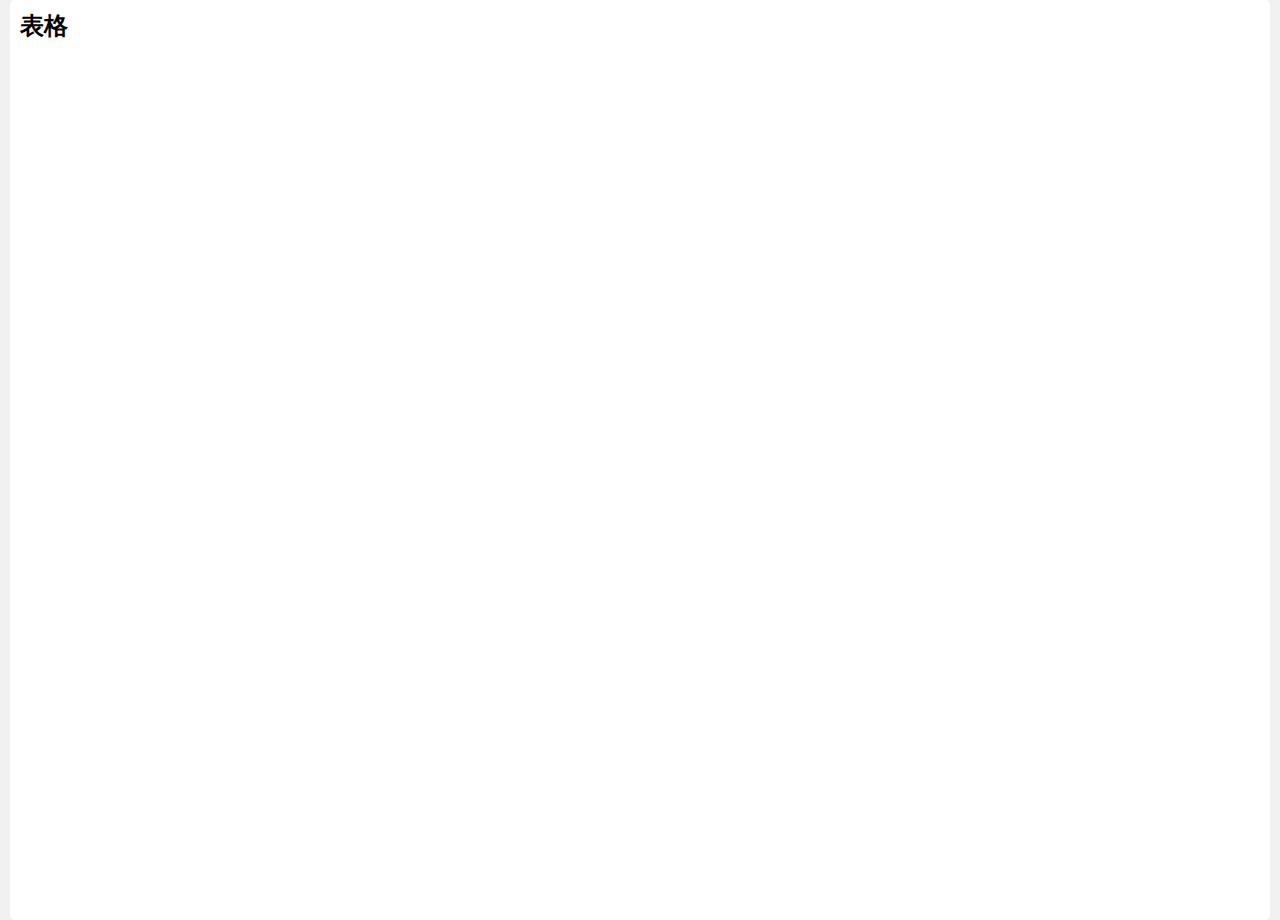
<file: views/medicine/medicine.html>
<!DOCTYPE html>
<html>

<head>
    <meta charset="UTF-8">
    <meta name="viewport" content="width=device-width, initial-scale=1.0">
    <title>药品管理</title>
    <link rel="stylesheet" type="text/css" href="../../css/common/base.css">
</head>

<body>
    <div class="lz-main">
        <h1>表格</h1>
    </div>
</body>

</html>
</file>
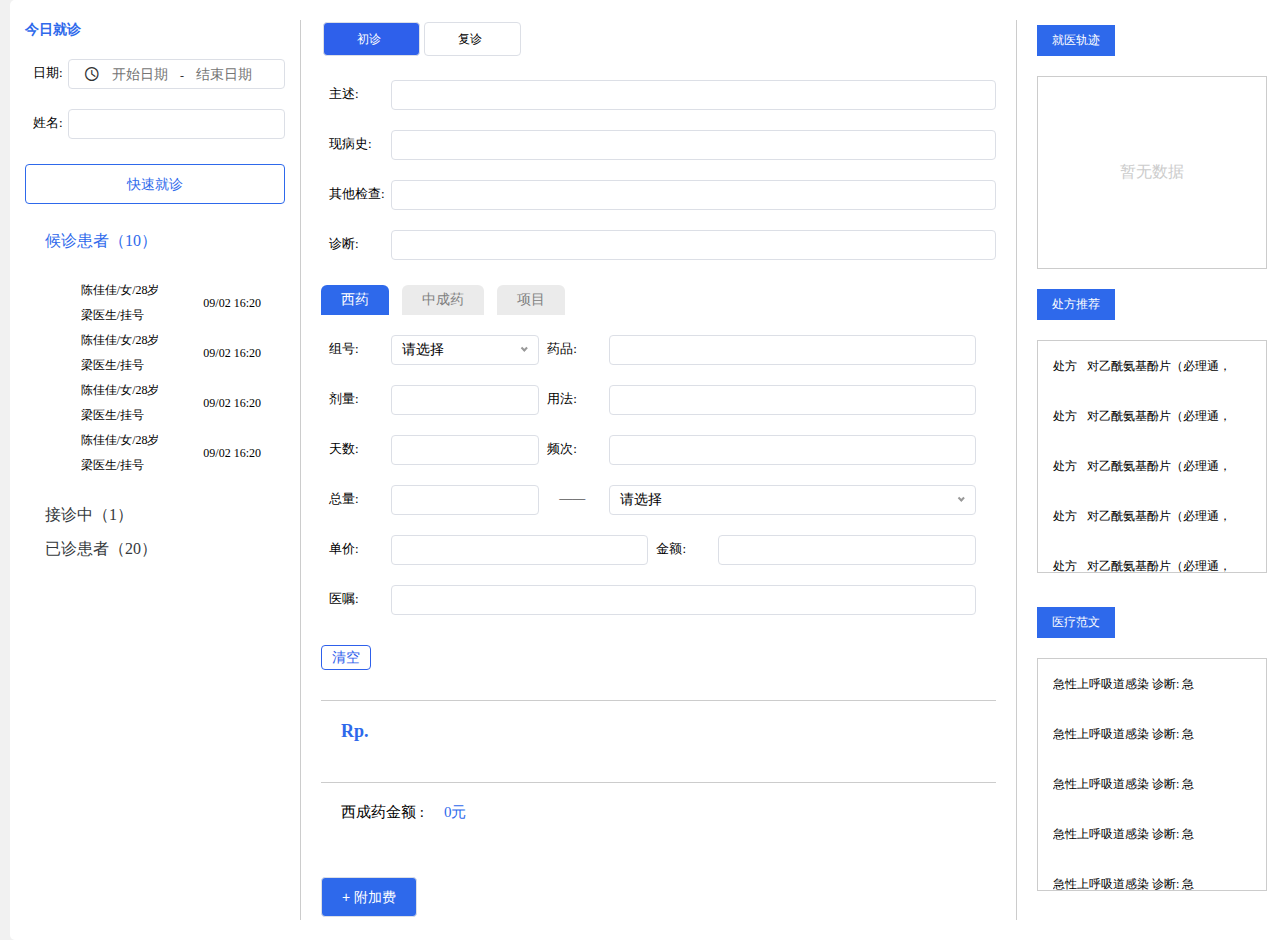
<file: views/registration/registration.html>
<!DOCTYPE html>
<html>

<head>
    <meta charset="UTF-8">
    <meta name="viewport" content="width=device-width, initial-scale=1.0">
    <title>就诊</title>
    <link rel="stylesheet" type="text/css" href="../../css/registration/registration.css">
    <link rel="stylesheet" type="text/css" href="../../css/common/base.css">
    <link rel="stylesheet" type="text/css" href="../../plugin/datepockerRange/css/datepicker.css">
    <link rel="stylesheet" type="text/css" href="../../plugin/select/css/nice-select.css">
    <link rel="stylesheet" type="text/css" href="../../plugin/switchTab/css/responsive.tabs.css">
    <link rel="stylesheet" type="text/css" href="../../plugin/selectMore/css/selectMore.css">
    <link rel="stylesheet" type="text/css" href="../../plugin/foldPanel/css/foldPanel.css">
    <link rel="stylesheet" href="https://cdn.staticfile.org/font-awesome/4.7.0/css/font-awesome.css">
</head>
<style>

</style>


<body>
    <div id="registration" class="lz-main">
        <div class="reg-left">
            <div class="reg-left-head">
                <h3>今日就诊</h3>
            </div>
            <form class="lz-form">
                <div class="lz-form-row reg-search-form">
                    <div class="lz-col-1 lz-form-item">
                        <label class="lz-form-item-label">日期:</label>
                        <div class="c-datepicker-date-editor  J-datepicker-range-day mt10" style="width: calc(100% - 43px);">
                            <i class="c-datepicker-range__icon kxiconfont icon-clock"></i>
                            <input placeholder="开始日期" name="" class="c-datepicker-data-input two-date" value="">
                            <span class="c-datepicker-range-separator">-</span>
                            <input placeholder="结束日期" name="" class="c-datepicker-data-input two-date" value="">
                        </div>
                    </div>
                </div>
                <div class="lz-form-row reg-search-form">
                    <div class="lz-col-1 lz-form-item">
                        <label class="lz-form-item-label">姓名:</label>
                        <input class="lz-form-item-input reg-search-form-input" type="text" autocomplete="off">
                        <span class="lz-form-item-help"></span>
                    </div>
                </div>
            </form>
            <div class="confirm">
                <div class="confirm">
                    <button type="button" class="lz-btn lz-btn-primary">快速就诊</button>
                </div>
            </div>
            <div class="subNavBox">
                <div class="subNav currentDd currentDt"><i class="fa fa-chevron-down"></i>候诊患者（<span>10</span>）</div>
                <div class="navContent" style="display: block;">
                    <div class="panel-content">
                        <ul class="pc-ul">
                            <li class="pc-li">
                                <div class="pcl-item">
                                    <div class="pcli-img"><i class="fa fa-user-circle-o"></i></div>
                                    <div class="pcli-mess">
                                        <div class="pcli-name">陈佳佳/女/28岁</div>
                                        <div class="pcli-doc">梁医生/挂号</div>
                                    </div>
                                    <div class="pcli-date">09/02 16:20</div>
                                </div>
                            </li>
                            <li class="pc-li">
                                <div class="pcl-item">
                                    <div class="pcli-img"><i class="fa fa-user-circle-o"></i></div>
                                    <div class="pcli-mess">
                                        <div class="pcli-name">陈佳佳/女/28岁</div>
                                        <div class="pcli-doc">梁医生/挂号</div>
                                    </div>
                                    <div class="pcli-date">09/02 16:20</div>
                                </div>
                            </li>
                            <li class="pc-li">
                                <div class="pcl-item">
                                    <div class="pcli-img"><i class="fa fa-user-circle-o"></i></div>
                                    <div class="pcli-mess">
                                        <div class="pcli-name">陈佳佳/女/28岁</div>
                                        <div class="pcli-doc">梁医生/挂号</div>
                                    </div>
                                    <div class="pcli-date">09/02 16:20</div>
                                </div>
                            </li>
                            <li class="pc-li">
                                <div class="pcl-item">
                                    <div class="pcli-img"><i class="fa fa-user-circle-o"></i></div>
                                    <div class="pcli-mess">
                                        <div class="pcli-name">陈佳佳/女/28岁</div>
                                        <div class="pcli-doc">梁医生/挂号</div>
                                    </div>
                                    <div class="pcli-date">09/02 16:20</div>
                                </div>
                            </li>
                            <li class="pc-li">
                                <div class="pcl-item">
                                    <div class="pcli-img"><i class="fa fa-user-circle-o"></i></div>
                                    <div class="pcli-mess">
                                        <div class="pcli-name">陈佳佳/女/28岁</div>
                                        <div class="pcli-doc">梁医生/挂号</div>
                                    </div>
                                    <div class="pcli-date">09/02 16:20</div>
                                </div>
                            </li>
                        </ul>
                    </div>
                </div>
                <div class="subNav"><i class="fa fa-chevron-right"></i>接诊中（<span>1</span>）</div>
                <div class="navContent">
                    <div class="panel-content lz-center-vertically">
                        <div class="lz-no-mess">暂无数据</div>
                    </div>
                </div>
                <div class="subNav"><i class="fa fa-chevron-right"></i>已诊患者（<span>20</span>）</div>
                <div class="navContent">
                    <div class="panel-content lz-center-vertically">
                        <div class="lz-no-mess">暂无数据</div>
                    </div>
                </div>
            </div>
        </div>
        <div class="reg-main">
            <div class="visited">
                <div class="lz-RadioStyle">
                    <div class="lz-Block PaddingL">
                        <input type="radio" name="lz-Storage" id="model1" checked />
                        <label for="model1">初诊</label>
                        <input type="radio" name="lz-Storage" id="model2" />
                        <label for="model2">复诊</label>
                    </div>
                </div>
            </div>
            <div class="diagnosis-form">
                <form class="lz-form">
                    <div class="lz-form-row ">
                        <div class="lz-col-1 lz-form-item">
                            <label class="lz-form-item-label ">主述:</label>
                            <input class="lz-form-item-input zhushu" type="text" autocomplete="off">
                            <span class="lz-form-item-help"></span>
                        </div>

                    </div>
                    <div class="lz-form-row">
                        <div class="lz-col-1 lz-form-item">
                            <label class="lz-form-item-label ">现病史:</label>
                            <input class="lz-form-item-input " type="text" autocomplete="off">
                            <span class="lz-form-item-help"></span>
                        </div>
                    </div>
                    <div class="lz-form-row">
                        <div class="lz-col-1 lz-form-item">
                            <label class="lz-form-item-label ">其他检查:</label>
                            <input class="lz-form-item-input " type="text" autocomplete="off">
                            <span class="lz-form-item-help"></span>
                        </div>
                    </div>
                    <div class="lz-form-row">
                        <div class="lz-col-1 lz-form-item">
                            <label class="lz-form-item-label ">诊断:</label>
                            <input class="lz-form-item-input zhenduan" type="text" autocomplete="off">
                            <span class="lz-form-item-help"></span>
                        </div>
                    </div>
                </form>
            </div>
            <div class="prescription-box">
                <div id="prescription" class="tabs">
                    <ul class="tabs-list">
                        <li class="active"><a href="javascript:;">西药</a></li>
                        <li><a href="javascript:;">中成药</a></li>
                        <li><a href="javascript:;">项目</a></li>
                    </ul>
                    <div class="tabs-container">
                        <div class="tab-content" style="display:block;">
                            <div class="prescription-content">
                                <div class="pc-form">
                                    <form class="lz-form">
                                        <div class="lz-form-row ">
                                            <div class="lz-col-1 lz-form-item">
                                                <label class="lz-form-item-label ">组号:</label>
                                                <select class="re-select">
                                                    <option value="0">请选择</option>
                                                    <option value="1">1</option>
                                                    <option value="2">2</option>
                                                </select>
                                                <span class="lz-form-item-help"></span>
                                            </div>
                                            <div class="lz-col-2 lz-form-item">
                                                <label class="lz-form-item-label ">药品:</label>
                                                <input class="lz-form-item-input " type="text" autocomplete="off">
                                                <span class="lz-form-item-help"></span>
                                            </div>
                                        </div>
                                        <div class="lz-form-row ">
                                            <div class="lz-col-1 lz-form-item">
                                                <label class="lz-form-item-label ">剂量:</label>
                                                <input class="lz-form-item-input " type="text" autocomplete="off">
                                                <span class="lz-form-item-help"></span>
                                            </div>
                                            <div class="lz-col-2 lz-form-item">
                                                <label class="lz-form-item-label ">用法:</label>
                                                <input class="lz-form-item-input select-more-input yongfa" type="text" autocomplete="off">
                                                <span class="lz-form-item-help"></span>
                                            </div>
                                        </div>
                                        <div class="lz-form-row ">
                                            <div class="lz-col-1 lz-form-item">
                                                <label class="lz-form-item-label ">天数:</label>
                                                <input class="lz-form-item-input tianshu" type="text" autocomplete="off">
                                                <span class="lz-form-item-help"></span>
                                            </div>
                                            <div class="lz-col-2 lz-form-item">
                                                <label class="lz-form-item-label ">频次:</label>
                                                <input class="lz-form-item-input pinci" type="text" autocomplete="off">
                                                <span class="lz-form-item-help"></span>
                                            </div>
                                        </div>
                                        <div class="lz-form-row ">
                                            <div class="lz-col-1 lz-form-item">
                                                <label class="lz-form-item-label">总量:</label>
                                                <input class="lz-form-item-input " type="text" autocomplete="off">
                                                <span class="lz-form-item-help"></span>
                                            </div>
                                            <div class="lz-col-2 lz-form-item">
                                                <label class="lz-form-item-label" style="margin-left: 20px;">——</label>
                                                <select class="re-select">
                                                    <option value="0">请选择</option>
                                                    <option value="1">包</option>
                                                    <option value="2">颗</option>
                                                    <option value="3">瓶</option>
                                                </select>
                                                <span class="lz-form-item-help"></span>
                                            </div>
                                        </div>
                                        <div class="lz-form-row ">
                                            <div class="lz-col-1 lz-form-item">
                                                <label class="lz-form-item-label ">单价:</label>
                                                <input class="lz-form-item-input " type="text" autocomplete="off">
                                                <span class="lz-form-item-help"></span>
                                            </div>
                                            <div class="lz-col-1 lz-form-item">
                                                <label class="lz-form-item-label ">金额:</label>
                                                <input class="lz-form-item-input " type="text" autocomplete="off">
                                                <span class="lz-form-item-help"></span>
                                            </div>
                                        </div>
                                        <div class="lz-form-row ">
                                            <div class="lz-col-1 lz-form-item">
                                                <label class="lz-form-item-label ">医嘱:</label>
                                                <input class="lz-form-item-input " type="text" autocomplete="off">
                                                <span class="lz-form-item-help"></span>
                                            </div>
                                        </div>
                                        <div class="lz-form-clear">
                                            <button type="button" class="lz-btn lz-btn-primary">清空</button>
                                        </div>
                                    </form>
                                </div>
                                <div class="pc-page">
                                    <div class="pc-page-content">
                                        <div class="page-head">
                                            <h2>Rp.</h2>
                                        </div>
                                        <div class="page-text"></div>
                                    </div>
                                    <div class="pc-page-money">西成药金额 :<span class="pc-page-money-span">0元</span></div>
                                </div>
                            </div>
                        </div>
                        <div class="tab-content" style="display:block;">
                            <div class="prescription-content">
                                <div class="pc-form">
                                    <form class="lz-form">
                                        <div class="lz-form-row ">
                                            <div class="lz-col-2 lz-form-item">
                                                <label class="lz-form-item-label ">药品:</label>
                                                <input class="lz-form-item-input " type="text" autocomplete="off">
                                                <span class="lz-form-item-help"></span>
                                            </div>
                                            <div class="lz-col-1 lz-form-item">
                                                <label class="lz-form-item-label ">剂量:</label>
                                                <input class="lz-form-item-input " type="text" autocomplete="off">
                                                <span class="lz-form-item-help"></span>
                                            </div>
                                        </div>
                                        <div class="lz-form-row ">
                                            <div class="lz-col-2 lz-form-item">
                                                <label class="lz-form-item-label ">脚注:</label>
                                                <input class="lz-form-item-input jiaozhu" type="text" autocomplete="off">
                                                <span class="lz-form-item-help"></span>
                                            </div>
                                            <div class="lz-col-1 lz-form-item">
                                                <label class="lz-form-item-label ">单价:</label>
                                                <input class="lz-form-item-input " type="text" autocomplete="off">
                                                <span class="lz-form-item-help"></span>
                                            </div>
                                        </div>
                                        <div class="lz-form-clear">
                                            <button type="button" class="lz-btn lz-btn-primary">清空</button>
                                        </div>
                                    </form>
                                </div>
                                <div class="pc-page">
                                    <div class="pc-page-content">
                                        <div class="page-head">
                                            <h2>Rp.</h2>
                                        </div>
                                        <div class="page-text"></div>
                                    </div>
                                    <div class="pc-page-money">
                                        <form class="lz-form">
                                            <div class="lz-form-row ">
                                                <div class="lz-col-1 lz-form-item">
                                                    <label class="lz-form-item-label ">用法:</label>
                                                    <input class="lz-form-item-input zy-yongfa" type="text" autocomplete="off">
                                                    <span class="lz-form-item-help"></span>
                                                </div>
                                                <div class="lz-col-1 lz-form-item">
                                                    <label class="lz-form-item-label ">付数:</label>
                                                    <input class="lz-form-item-input " type="text" autocomplete="off">
                                                    <span class="lz-form-item-help"></span>
                                                </div>
                                            </div>
                                            <div class="lz-form-row ">
                                                <div class="lz-col-2 lz-form-item">
                                                    <label class="lz-form-item-label ">频次:</label>
                                                    <input class="lz-form-item-input zy-pinci" type="text" autocomplete="off">
                                                    <span class="lz-form-item-help"></span>
                                                </div>
                                                <div class="lz-col-2 lz-form-item">
                                                    <label class="lz-form-item-label ">单价:</label>
                                                    <input class="lz-form-item-input " type="text" autocomplete="off">
                                                    <span class="lz-form-item-help"></span>
                                                </div>
                                            </div>
                                            <div class="lz-form-row">
                                                <div class="lz-col-1 lz-form-item">
                                                    <label class="lz-form-item-label ">中药金额：</label>
                                                    <span class="pc-page-money-span">123元</span>
                                                    <span class="lz-form-item-help"></span>
                                                </div>
                                            </div>
                                        </form>
                                    </div>
                                </div>
                            </div>
                        </div>
                        <div class="tab-content" style="display:block;">
                            <div class="prescription-content">
                                <div class="pc-form">
                                    <form class="lz-form">
                                        <div class="lz-form-row ">
                                            <div class="lz-col-1 lz-form-item">
                                                <label class="lz-form-item-label ">项目:</label>
                                                <input class="lz-form-item-input " type="text" autocomplete="off">
                                                <span class="lz-form-item-help"></span>
                                            </div>
                                        </div>
                                        <div class="lz-form-row ">
                                            <div class="lz-col-1 lz-form-item">
                                                <label class="lz-form-item-label ">单价:</label>
                                                <input class="lz-form-item-input " type="text" autocomplete="off">
                                                <span class="lz-form-item-help"></span>
                                            </div>
                                            <div class="lz-col-1 lz-form-item">
                                                <label class="lz-form-item-label ">总量:</label>
                                                <input class="lz-form-item-input " type="text" autocomplete="off">
                                                <span class="lz-form-item-help"></span>
                                            </div>
                                        </div>
                                        <div class="lz-form-row ">
                                            <div class="lz-col-1 lz-form-item">
                                                <label class="lz-form-item-label ">内涵:</label>
                                                <input class="lz-form-item-input " type="text" autocomplete="off">
                                                <span class="lz-form-item-help"></span>
                                            </div>
                                        </div>
                                        <div class="lz-form-row ">
                                            <div class="lz-col-1 lz-form-item">
                                                <label class="lz-form-item-label">备注:</label>
                                                <input class="lz-form-item-input " type="text" autocomplete="off">
                                                <span class="lz-form-item-help"></span>
                                            </div>
                                        </div>
                                        <div class="lz-form-clear">
                                            <button type="button" class="lz-btn lz-btn-primary">清空</button>
                                        </div>
                                    </form>
                                </div>
                                <div class="pc-page">
                                    <div class="pc-page-content">
                                        <div class="page-head">
                                            <h2>Rp.</h2>
                                        </div>
                                        <div class="page-text"></div>
                                    </div>
                                    <div class="pc-page-money ">项目金额 :<span class="pc-page-money-span">0元</span></div>
                                </div>
                            </div>
                        </div>
                    </div>
                </div>
                <div class="surcharge-btn">
                    <button type="button" class="lz-btn lz-btn-primary">+ 附加费</button>
                </div>
            </div>
            <div class="prescription-total-box">
                <div class="lz-total">合计<span>0元</span></div>
                <div class="lz-total-btn">
                    <button type="button" class="lz-btn lz-btn-primary">保存</button>
                    <button type="button" class="lz-btn lz-btn-primary">收费</button>
                </div>
            </div>
        </div>
        <div class="reg-right">
            <div class="reg-right-content">
                <div class="lz-form-head">就医轨迹</div>
                <div class="detail lz-center-vertically">
                    <div class="lz-no-mess">暂无数据</div>
                </div>
            </div>
            <div class="reg-right-content">
                <div class="lz-form-head">处方推荐</div>
                <div class="detail">
                    <ul class="pc-ul">
                        <li class="pc-li">
                            <div class="pcl-item">
                                <div class="prescrption-head">处方</div>
                                <div class="pcli-mess">
                                    对乙酰氨基酚片（必理通，扑热息） 0.3 g 共6 片 用法: 口服 频次: 每日三次(tid) 2天
                                </div>
                                <div class="prescrption-add"><i class="fa fa-paper-plane"></i></div>
                            </div>
                        </li>
                        <li class="pc-li">
                            <div class="pcl-item">
                                <div class="prescrption-head">处方</div>
                                <div class="pcli-mess">
                                    对乙酰氨基酚片（必理通，扑热息） 0.3 g 共6 片 用法: 口服 频次: 每日三次(tid) 2天
                                </div>
                                <div class="prescrption-add"><i class="fa fa-paper-plane"></i></div>
                            </div>
                        </li>
                        <li class="pc-li">
                            <div class="pcl-item">
                                <div class="prescrption-head">处方</div>
                                <div class="pcli-mess">
                                    对乙酰氨基酚片（必理通，扑热息） 0.3 g 共6 片 用法: 口服 频次: 每日三次(tid) 2天
                                </div>
                                <div class="prescrption-add"><i class="fa fa-paper-plane"></i></div>
                            </div>
                        </li>
                        <li class="pc-li">
                            <div class="pcl-item">
                                <div class="prescrption-head">处方</div>
                                <div class="pcli-mess">
                                    对乙酰氨基酚片（必理通，扑热息） 0.3 g 共6 片 用法: 口服 频次: 每日三次(tid) 2天
                                </div>
                                <div class="prescrption-add"><i class="fa fa-paper-plane"></i></div>
                            </div>
                        </li>
                        <li class="pc-li">
                            <div class="pcl-item">
                                <div class="prescrption-head">处方</div>
                                <div class="pcli-mess">
                                    对乙酰氨基酚片（必理通，扑热息） 0.3 g 共6 片 用法: 口服 频次: 每日三次(tid) 2天
                                </div>
                                <div class="prescrption-add"><i class="fa fa-paper-plane"></i></div>
                            </div>
                        </li>
                    </ul>
                </div>
            </div>
            <div class="reg-right-content">
                <div class="lz-form-head">医疗范文</div>
                <div class="detail">
                    <ul class="pc-ul">
                        <li class="pc-li">
                            <div class="pcl-item">
                                <div class="model-text">
                                    急性上呼吸道感染 诊断: 急性上呼吸道感染 </div>
                                <div class="model-text-add"><i class="fa fa-paper-plane"></i></div>
                            </div>
                        </li>
                        <li class="pc-li">
                            <div class="pcl-item">
                                <div class="model-text">
                                    急性上呼吸道感染 诊断: 急性上呼吸道感染 </div>
                                <div class="model-text-add"><i class="fa fa-paper-plane"></i></div>
                            </div>
                        </li>
                        <li class="pc-li">
                            <div class="pcl-item">
                                <div class="model-text">
                                    急性上呼吸道感染 诊断: 急性上呼吸道感染 </div>
                                <div class="model-text-add"><i class="fa fa-paper-plane"></i></div>
                            </div>
                        </li>
                        <li class="pc-li">
                            <div class="pcl-item">
                                <div class="model-text">
                                    急性上呼吸道感染 诊断: 急性上呼吸道感染 </div>
                                <div class="model-text-add"><i class="fa fa-paper-plane"></i></div>
                            </div>
                        </li>
                        <li class="pc-li">
                            <div class="pcl-item">
                                <div class="model-text">
                                    急性上呼吸道感染 诊断: 急性上呼吸道感染 </div>
                                <div class="model-text-add"><i class="fa fa-paper-plane"></i></div>
                            </div>
                        </li>
                    </ul>
                </div>
            </div>
        </div>
    </div>
    <script src="../../js/common/jquery/jquery-2.2.4.js"></script>
    <script src="../../plugin/bootstrapValidator/js/bootstrapValidator.js"></script>
    <script src="../../plugin/datepockerRange/js/moment.min.js"></script>
    <script src="../../plugin/datepockerRange/js/datepicker.all.js"></script>
    <script src="../../plugin/select/js/jquery.nice-select.min.js"></script>
    <script src="../../plugin/switchTab/js/responsive.tabs.js"></script>
    <script src="../../plugin/selectMore/js/selectMore.js"></script>
    <script src="../../plugin/foldPanel/js/foldPanel.js"></script>
    <script>
        $(function() {
            $('.J-datepicker-range-day').datePicker({
                hasShortcut: true,
                format: 'YYYY-MM-DD',
                isRange: true,
                shortcutOptions: [{
                    name: '最近一周',
                    day: '-7,0'
                }, {
                    name: '最近一个月',
                    day: '-30,0'
                }, {
                    name: '最近三个月',
                    day: '-90, 0'
                }]
            });
            $('.subNavBox').foldPanel();
            $('.re-select').niceSelect();
            $('#prescription').respTabs();
            $('.zhushu').selectMore({
                headName: '主述',
                data: {
                    '常见症状': ['发热', '头疼', '头晕', '流涕', '声嘶', '咽疼', '咽轻红', '咽充血', '咳嗽', '咳痰', '呼吸困难', '腹疼',
                        '发热', '头疼', '头晕', '流涕', '声嘶', '咽疼', '咽轻红', '咽充血', '咳嗽', '咳痰', '呼吸困难', '腹疼'
                    ],
                    '常见时间': ['早晨', '中午', '晚上', '年', '月', '周', '天', '小时', '分钟', '0', '1', '2', '3', '4',
                        '5', '6', '7', '8', '9'
                    ],
                    '常用标识': ['.', '，', '。', '℃'],
                    '常用词': ['持续时间', '加重', '过敏']
                }
            });
            $('.zhenduan').selectMore({
                headName: '诊断',
                data: {
                    '疾病': ['急性支气管炎', '慢性阻塞性肺疾病', '上呼吸道感染', '咽异物', '急性外耳道炎', '慢性外耳道炎', '月经不调', '咽充血',
                        '咳嗽', '咳痰', '呼吸困难', '腹疼',
                        '发热', '头疼', '头晕', '流涕', '声嘶', '咽疼', '咽轻红', '咽充血', '咳嗽', '咳痰', '呼吸困难', '腹疼'
                    ]
                }
            });
            $('.yongfa').selectMore({
                headName: '用法',
                head: false,
                footer: false,
                data: {
                    '用法': ['饭前', '饭后', '睡前', '必要时', '肌肉注射', '静脉注射', '口服', '嚼服',
                        '吞服', '冲服', '含服'
                    ]
                }
            });
            $('.pinci').selectMore({
                headName: '频次',
                head: false,
                footer: false,
                data: {
                    '频次': ['每日一次', '每日两次', '每日三次', '每日四次', '隔日一次', '每周一次']
                }
            });
            $('.tianshu').selectMore({
                headName: '天数',
                width: 370,
                head: false,
                footer: false,
                data: {
                    '天数': ['0', '1', '2', '3', '4', '5', '6', '7', '8', '9']
                }
            });
            $('.jiaozhu').selectMore({
                headName: '脚注',
                head: false,
                footer: false,
                data: {
                    '脚注': ['先煎', '后下', '另煎', '冲服', '打碎', '泡服']
                }
            });

            $('.zy-yongfa').selectMore({
                width: 400,
                headName: '用法',
                head: false,
                data: {
                    '用法': ['饭前', '饭后', '睡前', '必要时']
                }
            });
            $('.zy-pinci').selectMore({
                width: 400,
                headName: '频次',
                head: false,
                footer: false,
                data: {
                    '频次': ['每日一次', '每日两次', '每日三次', '每日四次', '隔日一次', '每周一次']
                }
            });

        });
    </script>
</body>

</html>
</file>
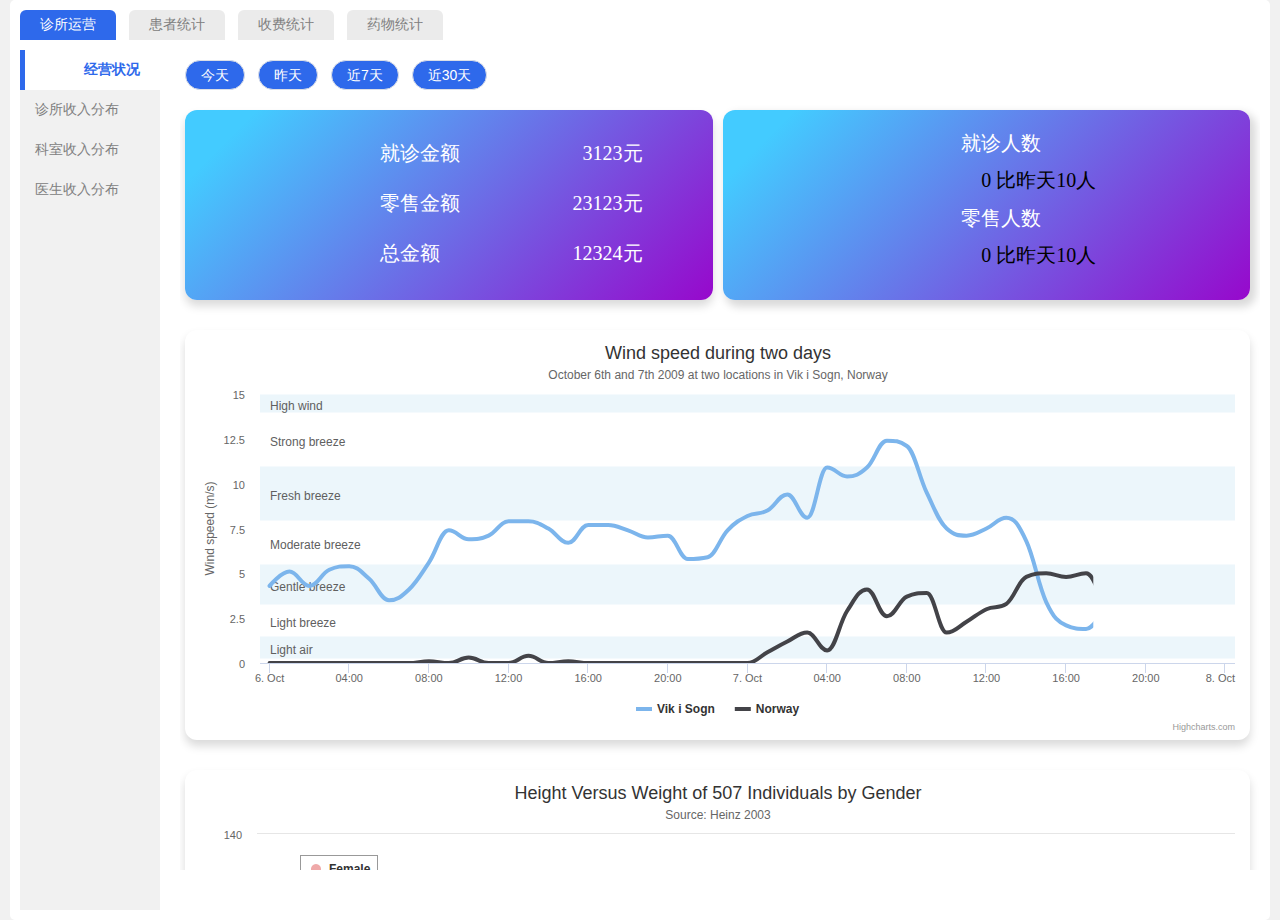
<file: views/report/report.html>
<!DOCTYPE html>
<html>

<head>
    <meta charset="UTF-8">
    <meta name="viewport" content="width=device-width, initial-scale=1.0">
    <title>报表管理</title>
    <link rel="stylesheet" type="text/css" href="../../css/common/base.css">
    <link rel="stylesheet" type="text/css" href="../../css/report/report.css">
    <link rel="stylesheet" type="text/css" href="../../plugin/switchTab/css/responsive.tabs.css">
    <link rel="stylesheet" type="text/css" href="../../plugin/datepockerRange/css/datepicker.css">
</head>

<body>
    <div id="report-tabs" class="lz-main">
        <ul class="tabs-list ts-list">
            <li class="active"><a>诊所运营</a></li>
            <li><a>患者统计</a></li>
            <li><a>收费统计</a></li>
            <li><a>药物统计</a></li>
        </ul>
        <div class="ts-container">
            <div class="ts-content arrange-content">
                <div class="lz-lr-layout operate-box">
                    <ul class="tabs-list-portrait ts-list op-left">
                        <li class="active"><a>经营状况</a></li>
                        <li><a>诊所收入分布</a></li>
                        <li><a>科室收入分布</a></li>
                        <li><a>医生收入分布</a></li>
                    </ul>
                    <div class="ts-container op-right">
                        <div class="ts-content ob-condition">
                            <div class="obc-head">
                                <button type="button" class="lz-btn lz-btn-primary">今天</button>
                                <button type="button" class="lz-btn lz-btn-primary">昨天</button>
                                <button type="button" class="lz-btn lz-btn-primary">近7天</button>
                                <button type="button" class="lz-btn lz-btn-primary">近30天</button>
                            </div>
                            <div class="obc-cord-box">
                                <div class="obcc-left">
                                    <div class="obccl-img"></div>
                                    <div class="obccl-content">
                                        <div class="obccl-money">
                                            <span>就诊金额</span>
                                            <span class="money">3123元</span>
                                        </div>
                                        <div class="obccl-money">
                                            <span>零售金额</span>
                                            <span class="money">23123元</span>
                                        </div>
                                        <div class="obccl-money">
                                            <span>总金额</span>
                                            <span class="money">12324元</span>
                                        </div>
                                    </div>
                                </div>
                                <div class="obcc-right">
                                    <div class="obccr-img"></div>
                                    <div class="obccr-content">
                                        <div class="obccr-per">
                                            <span>就诊人数</span>
                                            <div class="obccrp-num">
                                                <span>0</span>
                                                <span>比昨天10人</span>
                                            </div>
                                        </div>
                                        <div class="obccr-per">
                                            <span>零售人数</span>
                                            <div class="obccrp-num">
                                                <span>0</span>
                                                <span>比昨天10人</span>
                                            </div>
                                        </div>
                                    </div>
                                </div>
                            </div>
                            <div class="obc-report report-one"></div>
                            <div class="obc-report report-two"></div>
                        </div>
                        <div class="ts-content ob-clinic">
                            <div class="obc-head obch-date">
                                <form class="lz-form">
                                    <div class="lz-form-row reg-search-form">
                                        <div class="lz-col-2 lz-form-item">
                                            <label class="lz-form-item-label">日期:</label>
                                            <div class="c-datepicker-date-editor  J-datepicker-range-day mt10">
                                                <i class="c-datepicker-range__icon kxiconfont icon-clock"></i>
                                                <input placeholder="开始日期" name="" class="c-datepicker-data-input two-date" value="">
                                                <span class="c-datepicker-range-separator">-</span>
                                                <input placeholder="结束日期" name="" class="c-datepicker-data-input two-date" value="">
                                            </div>
                                        </div>
                                        <div class="lz-col-1 lz-form-item search-btn">
                                            <button type="button" class="lz-btn lz-btn-primary">搜索</button>
                                        </div>
                                    </div>
                                </form>
                            </div>
                            <div class="obc-cord-box">
                                <div class="obcc-left">

                                </div>
                                <div class="obcc-right">

                                </div>
                            </div>
                            <div class="obc-table">

                            </div>
                        </div>
                        <div class="ts-content ob-clinic">
                            <div class="obc-head obch-date">
                                <form class="lz-form">
                                    <div class="lz-form-row reg-search-form">
                                        <div class="lz-col-2 lz-form-item">
                                            <label class="lz-form-item-label">日期:</label>
                                            <div class="c-datepicker-date-editor  J-datepicker-range-day mt10">
                                                <i class="c-datepicker-range__icon kxiconfont icon-clock"></i>
                                                <input placeholder="开始日期" name="" class="c-datepicker-data-input two-date" value="">
                                                <span class="c-datepicker-range-separator">-</span>
                                                <input placeholder="结束日期" name="" class="c-datepicker-data-input two-date" value="">
                                            </div>
                                        </div>
                                        <div class="lz-col-1 lz-form-item search-btn">
                                            <button type="button" class="lz-btn lz-btn-primary">搜索</button>
                                        </div>
                                    </div>
                                </form>
                            </div>
                            <div class="obc-cord-box">
                                <div class="obcc-left">

                                </div>
                                <div class="obcc-right">

                                </div>
                            </div>
                            <div class="obc-table">

                            </div>
                        </div>
                        <div class="ts-content ob-clinic">
                            <div class="obc-head obch-date">
                                <form class="lz-form">
                                    <div class="lz-form-row reg-search-form">
                                        <div class="lz-col-2 lz-form-item">
                                            <label class="lz-form-item-label">日期:</label>
                                            <div class="c-datepicker-date-editor  J-datepicker-range-day mt10">
                                                <i class="c-datepicker-range__icon kxiconfont icon-clock"></i>
                                                <input placeholder="开始日期" name="" class="c-datepicker-data-input two-date" value="">
                                                <span class="c-datepicker-range-separator">-</span>
                                                <input placeholder="结束日期" name="" class="c-datepicker-data-input two-date" value="">
                                            </div>
                                        </div>
                                        <div class="lz-col-1 lz-form-item search-btn">
                                            <button type="button" class="lz-btn lz-btn-primary">搜索</button>
                                        </div>
                                    </div>
                                </form>
                            </div>
                            <div class="obc-cord-box">
                                <div class="obcc-left">

                                </div>
                                <div class="obcc-right">

                                </div>
                            </div>
                            <div class="obc-table">

                            </div>
                        </div>
                    </div>
                </div>
            </div>
            <div class="ts-content arrange-content">
                <div class="lz-lr-layout patient-box">
                    <ul class="tabs-list-portrait ts-list op-left">
                        <li class="active"><a>就诊日志</a></li>
                        <li><a>医生分布</a></li>
                        <li><a>年龄段</a></li>
                        <li><a>性别</a></li>
                        <li><a>初复诊</a></li>
                        <li><a>复诊率</a></li>
                    </ul>
                    <div class="ts-container op-right">
                        <div class="ts-content ob-condition">
                            <h1>表格1</h1>
                        </div>
                        <div class="ts-content ob-condition">
                            <h1>表格2</h1>
                        </div>
                        <div class="ts-content ob-condition">
                            <h1>表格3</h1>
                        </div>
                        <div class="ts-content ob-condition">
                            <h1>表格4</h1>
                        </div>
                        <div class="ts-content ob-condition">
                            <h1>表格5</h1>
                        </div>
                        <div class="ts-content ob-condition">
                            <h1>表格6</h1>
                        </div>
                    </div>
                </div>
            </div>
            <div class="ts-content arrange-content">
                <div class="lz-lr-layout charge-box">
                    <ul class="tabs-list-portrait ts-list op-left">
                        <li class="active"><a>收费员</a></li>
                        <li><a>科室</a></li>
                        <li><a>开单业绩</a></li>
                        <li><a>处方项目</a></li>
                        <li><a>收费流水</a></li>
                    </ul>
                    <div class="ts-container op-right">
                        <div class="ts-content ob-condition">
                            <h1>表格1</h1>
                        </div>
                        <div class="ts-content ob-condition">
                            <h1>表格2</h1>
                        </div>
                        <div class="ts-content ob-condition">
                            <h1>表格3</h1>
                        </div>
                        <div class="ts-content ob-condition">
                            <h1>表格4</h1>
                        </div>
                        <div class="ts-content ob-condition">
                            <h1>表格5</h1>
                        </div>
                    </div>
                </div>
            </div>
            <div class="ts-content arrange-content">
                <div class="lz-lr-layout medicine-box">
                    <ul class="tabs-list-portrait ts-list op-left">
                        <li class="active"><a>进销存</a></li>
                        <li><a>药品收益</a></li>
                        <li><a>调价</a></li>
                        <li><a>每日销售清单</a></li>
                        <li><a>出入库</a></li>
                        <li><a>药品流水</a></li>
                    </ul>
                    <div class="ts-container op-right">
                        <div class="ts-content ob-condition">
                            <h1>表格1</h1>
                        </div>
                        <div class="ts-content ob-condition">
                            <h1>表格2</h1>
                        </div>
                        <div class="ts-content ob-condition">
                            <h1>表格3</h1>
                        </div>
                        <div class="ts-content ob-condition">
                            <h1>表格4</h1>
                        </div>
                        <div class="ts-content ob-condition">
                            <h1>表格5</h1>
                        </div>
                        <div class="ts-content ob-condition">
                            <h1>表格6</h1>
                        </div>
                    </div>
                </div>
            </div>
        </div>
    </div>
    <script src="../../js/common/jquery/jquery-2.2.4.js"></script>
    <script src="../../js/common/highcharts/highcharts.js"></script>
    <script src="report.js"></script>
    <script src="../../plugin/switchTab/js/responsive.tabs.js"></script>
    <script src="../../plugin/switchTab/js/re-tabs-simplify.js"></script>
    <script src="../../plugin/datepockerRange/js/moment.min.js"></script>
    <script src="../../plugin/datepockerRange/js/datepicker.all.js"></script>
    <script>
        $(function() {
            $('#report-tabs').resTabsSimp();
            $('.operate-box').resTabsSimp();
            $('.patient-box').resTabsSimp();
            $('.charge-box').resTabsSimp();
            $('.medicine-box').resTabsSimp();
            $('.J-datepicker-range-day').datePicker({
                hasShortcut: true,
                format: 'YYYY-MM-DD',
                isRange: true,
                shortcutOptions: [{
                    name: '最近一周',
                    day: '-7,0'
                }, {
                    name: '最近一个月',
                    day: '-30,0'
                }, {
                    name: '最近三个月',
                    day: '-90, 0'
                }]
            });
            showOne();
            showTwo()
        })

        function showOne() {
            let json = getJsonOne();
            $('.report-one').highcharts(json);
        }

        function showTwo() {
            let json = getJsonTwo();
            $('.report-two').highcharts(json);
        }
    </script>
</body>

</html>
</file>
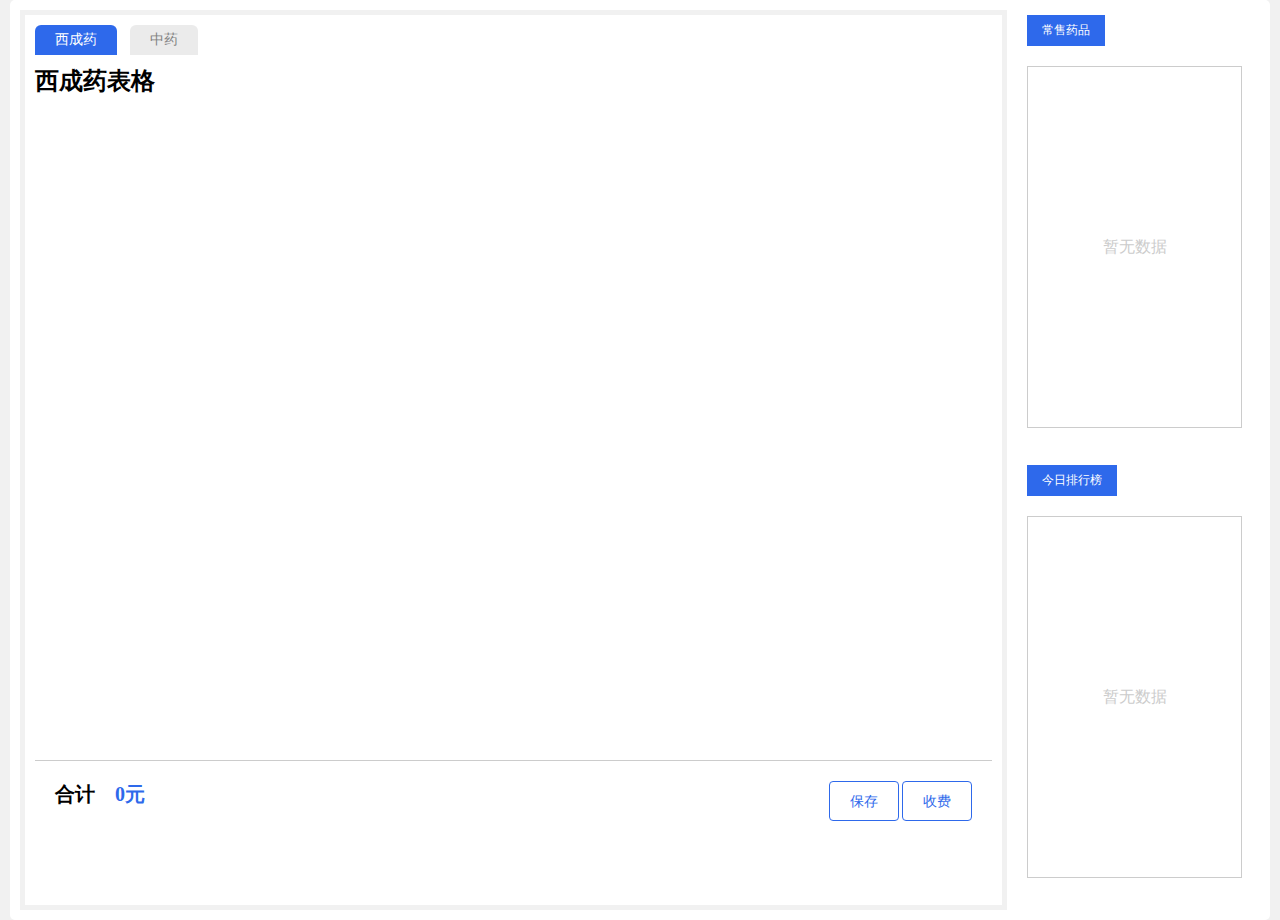
<file: views/retail/retail.html>
<!DOCTYPE html>
<html>

<head>
    <meta charset="UTF-8">
    <meta name="viewport" content="width=device-width, initial-scale=1.0">
    <title>药物零售</title>
    <link rel="stylesheet" type="text/css" href="../../css/common/base.css">
    <link rel="stylesheet" type="text/css" href="../../css/retail/retail.css">
    <link rel="stylesheet" type="text/css" href="../../plugin/switchTab/css/responsive.tabs.css">
</head>
<style>

</style>

<body>
    <div id="retail" class="lz-main">
        <div class="retail-left">
            <div id="yao-tab">
                <ul class="tabs-list ts-list">
                    <li class="active"><a>西成药</a></li>
                    <li><a>中药</a></li>
                </ul>
                <div class="ts-container">
                    <div class="ts-content arrange-content">
                        <div class="retail-table">
                            <h1>西成药表格</h1>
                        </div>
                    </div>
                    <div class="ts-content arrange-content" style="display: none">
                        <div class="retail-table">
                            <h1>中药表格</h1>
                        </div>
                    </div>
                </div>
            </div>
            <div class="retail-total">
                <div class="lz-total">合计<span>0元</span></div>
                <div class="lz-total-btn">
                    <button type="button" class="lz-btn lz-btn-default">保存</button>
                    <button type="button" class="lz-btn lz-btn-default">收费</button>
                </div>
            </div>
        </div>
        <div class="retail-right">
            <div class="re-content">
                <div class="lz-form-head">常售药品</div>
                <div class="re-detail lz-center-vertically">
                    <div class="lz-no-mess">暂无数据</div>
                </div>
            </div>
            <div class="re-content">
                <div class="lz-form-head">今日排行榜</div>
                <div class="re-detail lz-center-vertically">
                    <div class="lz-no-mess">暂无数据</div>
                </div>
            </div>
        </div>
    </div>
    <script src="../../js/common/jquery/jquery-2.2.4.js "></script>
    <script src="../../plugin/switchTab/js/re-tabs-simplify.js"></script>
    <script>
        $(function() {
            $('#yao-tab').resTabsSimp();
        })
    </script>
</body>

</html>
</file>
<file: css/common/base.css>
* {
    margin: 0;
    padding: 0;
}

html {
    height: 100%;
    width: 100%;
    font-size: 12px;
}

body {
    height: 100%;
    width: 100%;
    background: #f1f1f1;
}

iframe {
    width: 100%;
    height: 99.5%;
    border: none;
}


/* 滑动条 */

::-webkit-scrollbar {
    /*滚动条整体样式*/
    width: 6px;
    /*高宽分别对应横竖滚动条的尺寸*/
    height: 6px;
}

::-webkit-scrollbar-thumb {
    /*滚动条里面小方块*/
    border-radius: 10px;
    -webkit-box-shadow: inset 0 0 5px rgba(0, 0, 0, 0.2);
    background: #535353;
}

::-webkit-scrollbar-track {
    /*滚动条里面轨道*/
    border-radius: 10px;
    -webkit-box-shadow: inset 0 0 5px rgba(0, 0, 0, 0.2);
    background: #EDEDED;
}

.lz-left {
    float: left;
}

.lz-right {
    float: right;
}


/* 按钮 */

.lz-btn-group {
    position: relative;
    display: inline-block;
    vertical-align: middle;
}

.lz-btn {
    display: inline-block;
    line-height: 1;
    white-space: nowrap;
    cursor: pointer;
    background: #fff;
    border: 1px solid #dcdfe6;
    color: #606266;
    -webkit-appearance: none;
    text-align: center;
    box-sizing: border-box;
    outline: none;
    margin: 0;
    transition: .1s;
    font-weight: 500;
    -moz-user-select: none;
    -webkit-user-select: none;
    -ms-user-select: none;
    padding: 12px 20px;
    font-size: 14px;
    border-radius: 4px;
}

.lz-btn-default {
    background-color: #fff;
    color: #2e69eb;
}

.lz-btn-default:active {
    color: #2e69eb;
    border-color: #2e60eb;
}

.lz-btn-primary {
    background-color: #2e69eb;
    color: #fff;
}

.lz-btn-primary:active {
    background-color: #0F3B99;
}


/* 布局 */

.lz-col-1 {
    flex: 1;
}

.lz-col-2 {
    flex: 2;
}

.lz-main {
    border-radius: 5px;
    background-color: #fff;
    padding: 10px;
    margin: 0 10px 0 10px;
    height: 100%;
}


/* 表单 */

.lz-form {
    margin-bottom: 5px;
}

.lz-form-row {
    display: flex;
}

.lz-form-item {
    display: inline-block;
    height: 50px;
}

.lz-form-item-label {
    display: inline-block !important;
    display: inline;
    font-size: 13px;
    margin: 4.5px 8px;
    margin-right: 0px;
}

.lz-form-item-input {
    width: calc(100% - 70px);
    -webkit-appearance: none;
    background-color: #fff;
    background-image: none;
    border-radius: 4px;
    border: 1px solid #dcdfe6;
    box-sizing: border-box;
    color: #606266;
    display: inline-block;
    font-size: inherit;
    height: 30px;
    line-height: 30px;
    outline: 0;
    padding: 0 10px;
    transition: border-color .2s cubic-bezier(.645, .045, .355, 1);
    float: right;
}

.lz-form-item-input:focus {
    border-color: #2e60eb;
}

.lz-form-item-help {
    font-size: 10px;
    color: #ef4b4b;
    margin-left: 75px;
}

.lz-form-head {
    display: inline-block !important;
    display: inline;
    margin: 5px 15px 20px 0;
    padding: 7px 15px;
    background-color: #2e69eb;
    color: #fff;
    text-align: center;
}

.lz-form-clear {
    margin: 10px 0 30px 0;
}

.lz-form-clear button {
    height: 25px;
    line-height: 23px;
    background-color: #fff;
    color: #2e60eb;
    border: 1px solid #2e60eb;
    padding: 0 10px;
}

.lz-form-clear button:hover {
    color: #2e69eb;
}

.lz-form-clear button:active {
    background-color: #2e69eb;
    color: #fff;
}

.lz-table-input {
    width: 100%;
    -webkit-appearance: none;
    background-color: #fff;
    background-image: none;
    border: none;
    box-sizing: border-box;
    color: #2e69eb;
    display: inline-block;
    font-size: inherit;
    height: 30px;
    line-height: 30px;
    outline: 0;
    padding: 0 10px;
    transition: border-color .2s cubic-bezier(.645, .045, .355, 1);
}


/* 统计价格栏 */

.lz-total {
    font-size: 20px;
    font-weight: 700;
    display: inline-block;
}

.lz-total span {
    margin-left: 20px;
    color: #2e69eb;
}

.lz-total-btn {
    display: inline-block;
    float: right;
}

.lz-total-btn button {
    background-color: #ffffff;
    color: #2e69eb;
    border: 1px solid #2e69eb;
}


/* 单选框 */

.lz-RadioStyle input {
    display: none
}

.lz-RadioStyle label {
    border: 1px solid #dcdfe6;
    color: #000;
    padding: 2px 10px 2px 5px;
    line-height: 28px;
    min-width: 80px;
    text-align: center;
    float: left;
    margin: 2px;
    border-radius: 4px
}

.lz-RadioStyle input:checked+label {
    background-color: #2e60eb;
    color: #fff;
}

.lz-RadioStyle input:disabled+label {
    opacity: 0.7;
}


/* 垂直居中 */

.lz-center-vertically {
    display: flex;
    align-items: center;
}


/* 暂无数据提示 */

.lz-no-mess {
    margin: auto;
    font-size: 16px;
    color: #ccc;
}

.lz-lr-layout {
    display: flex;
}
</file>
<file: css/index/index.css>
#index {
    display: flex;
    height: 100%;
}

.menu {
    flex: 1;
    width: auto !important;
    overflow-x: hidden !important;
    box-sizing: border-box;
    height: 100%;
    min-width: 120px;
    background: #2c2f43;
}

.menu::-webkit-scrollbar {
    /*滚动条整体样式*/
    width: 5px;
    /*高宽分别对应横竖滚动条的尺寸*/
    height: 1px;
}

.menu::-webkit-scrollbar-thumb {
    /*滚动条里面小方块*/
    border-radius: 20px;
    -webkit-box-shadow: inset 0 0 5px rgba(0, 0, 0, 0.2);
    background: #f1f1f1;
}

.menu::-webkit-scrollbar-track {
    /*滚动条里面轨道*/
    border-radius: 10px;
    background: #2c2f43;
}

.main {
    flex: 100;
    flex-basis: auto;
    height: 100%;
    box-sizing: border-box;
    min-width: 1200px;
    transition: width 1s;
}

.logo {
    width: 100%;
    height: 50px;
    text-align: center;
    color: #ffffff;
    font-size: 25px;
    padding-top: 20px;
}

.menu-list ul {
    margin: 0;
    padding: 0;
}

.menu-list-content {
    width: 120px;
}

.menu-list-content li {
    height: 70px;
    text-align: center;
    padding: 10px;
    list-style-type: none;
    font-size: 14px;
    color: #ffffff;
}

.menu-list-content li:hover {
    background-color: #2e69eb;
}

.menu-list-content h4 {
    margin-top: 10px;
    font-weight: normal;
}

.menu-list-content i {
    margin-top: 10px;
    font-size: 25px;
}

.head {
    height: 60px;
    width: 100%;
    background-color: #fff;
    line-height: 60px;
}

.name {
    font-size: 25px;
    font-weight: 700;
    margin-left: 20px;
    display: inline-block;
}

.setting {
    float: right;
    margin-right: 20px;
    display: inline-block;
}

.setting span {
    width: 80px;
    padding: 10px;
    cursor: pointer;
}

.setting span:hover {
    color: #2e69eb;
}

.browsing-history {
    height: 30px;
    width: 100%;
    padding-top: 10px;
    text-indent: 5px;
}

.main-content {
    height: calc(100% - 100px);
    overflow: hidden;
}
</file>
<file: plugin/navTab/css/navTab.css>
.tag-history {
    display: inline-block;
    margin-left: 5px;
    cursor: pointer;
}

.tag-history a {
    border-radius: 4px;
    background-color: #fff;
    padding: 4px 10px 5px 15px;
    box-shadow: 5px -4px 10px -10px #555;
}

.tag-history span {
    margin-right: 5px;
}

.is-select a {
    background-color: #2e69eb;
    color: #fff;
}
</file>
<file: css/appointment/appointment.css>
html {
    overflow: hidden;
}

#appointment {
    height: calc(100% - 30px);
}

.appointment-content {
    margin-top: 10px;
    height: calc(100% - 50px);
    border: 1px solid #ccc;
    border-radius: 4px;
    display: flex;
}

.arrange-content {
    margin-top: 10px;
    height: calc(100% - 50px);
    border: 1px solid #ccc;
    border-radius: 4px;
}

.user-mess {
    min-width: 500px;
    flex: 4;
    border-right: 1px solid #ccc;
    height: 100%;
    overflow: auto;
    box-sizing: border-box;
    padding: 10px 20px;
}

.confirm {
    width: 100%;
    margin: auto;
    margin-top: 30px;
}

.confirm button {
    width: 100%;
}

.appointment-history {
    min-width: 1000px;
    flex: 10;
    width: calc(100% - 500px);
    height: 100%;
    box-sizing: border-box;
    padding: 10px 10px 0;
}
</file>
<file: plugin/datepockerRange/css/datepicker.css>
@font-face {
    font-family: "kxiconfont";
    src: url("iconfont.eot?t=1534989522363");
    src: url("iconfont.eot?t=1534989522363#iefix") format("embedded-opentype"), url("[data-uri]") format("woff"), url("iconfont.ttf?t=1534989522363") format("truetype"), url("iconfont.svg?t=1534989522363#iconfont") format("svg")
}

.kxiconfont {
    font-family: "kxiconfont" !important;
    font-size: 16px;
    font-style: normal;
    -webkit-font-smoothing: antialiased;
    -moz-osx-font-smoothing: grayscale
}

.icon-left:before {
    content: "\e619"
}

.icon-last:before {
    content: "\e61e"
}

.icon-first:before {
    content: "\e620"
}

.icon-right:before {
    content: "\e64d"
}

.icon-clock:before {
    content: "\e61f"
}

*:before,
*:after {
    -webkit-box-sizing: border-box;
    -moz-box-sizing: border-box;
    box-sizing: border-box
}

.c-datepicker-picker {
    -webkit-box-sizing: border-box;
    -moz-box-sizing: border-box;
    box-sizing: border-box;
    width: 296px;
    position: absolute;
    z-index: 2001
}

.c-datepicker-picker *:before,
.c-datepicker-picker *:after {
    -webkit-box-sizing: border-box;
    -moz-box-sizing: border-box;
    box-sizing: border-box
}

.c-datepicker-picker {
    color: #333;
    border: 1px solid #e4e7ed;
    box-shadow: 0 2px 12px 0 rgba(0, 0, 0, 0.1);
    background: #fff;
    border-radius: 4px;
    line-height: 30px;
    margin: 5px 0;
    display: none
}

.c-datepicker-picker a {
    color: #333
}

.c-datepicker-picker.only-time {
    width: 150px
}

.c-datepicker-picker.only-time .c-datepicker-time-panel {
    position: relative;
    box-shadow: none;
    margin: 0
}

.c-datepicker-picker.only-time .c-datepicker-date-picker__time-header,
.c-datepicker-picker.only-time .c-datepicker-date-picker__editor-wrap {
    padding: 0
}

.c-datepicker-date-picker.has-time .c-datepicker-picker__body-wrapper {
    position: relative
}

.c-datepicker-date-picker__time-header {
    position: relative;
    border-bottom: 1px solid #e4e4e4;
    font-size: 12px;
    padding: 8px 5px 5px;
    display: table;
    width: 100%;
    box-sizing: border-box
}

.c-datepicker-date-picker__editor-wrap {
    position: relative;
    display: table-cell;
    padding: 0 5px
}

.c-datepicker-input {
    position: relative;
    font-size: 14px;
    display: inline-block;
    width: 100%
}

.c-datepicker-input--small {
    font-size: 13px
}

.c-datepicker-input__inner {
    -webkit-appearance: none;
    background-color: #fff;
    background-image: none;
    border-radius: 4px;
    border: 1px solid #dcdfe6;
    box-sizing: border-box;
    color: #333;
    display: inline-block;
    font-size: inherit;
    height: 40px;
    line-height: 40px;
    outline: none;
    width: 100%;
    padding: 0 10px
}

.c-datepicker-input--small .c-datepicker-input__inner {
    height: 32px;
    line-height: 32px
}

.c-datepicker-time-panel {
    margin: 5px 0;
    border: 1px solid #e4e7ed;
    background-color: #fff;
    box-shadow: 0 2px 12px 0 rgba(0, 0, 0, 0.1);
    border-radius: 2px;
    position: absolute;
    width: 180px;
    left: 0;
    z-index: 1000;
    user-select: none
}

.c-datepicker-time-panel__content {
    font-size: 0;
    position: relative;
    overflow: hidden
}

.c-datepicker-time-panel__content:before,
.c-datepicker-time-panel__content:after {
    content: "";
    top: 50%;
    position: absolute;
    margin-top: -15px;
    height: 32px;
    z-index: -1;
    left: 0;
    right: 0;
    box-sizing: border-box;
    padding-top: 6px;
    text-align: left;
    border-top: 1px solid #e4e7ed;
    border-bottom: 1px solid #e4e7ed
}

.c-datepicker-time-panel__content:after {
    left: 50%;
    margin-left: 12%;
    margin-right: 12%
}

.c-datepicker-time-panel__content.has-seconds:after {
    left: 66.66667%
}

.c-datepicker-time-spinner {
    width: 100%;
    white-space: nowrap
}

.c-datepicker-time-spinner.has-seconds .c-datepicker-time-spinner__wrapper {
    width: 33.3%
}

.c-datepicker-time-spinner__wrapper {
    height: 190px;
    overflow: auto;
    display: inline-block;
    width: 50%;
    vertical-align: top;
    position: relative
}

.c-datepicker-scrollbar {
    overflow: hidden;
    position: relative
}

.c-datepicker-scrollbar::-webkit-scrollbar {
    display: none
}

.c-datepicker-scrollbar__wrap {
    overflow: scroll;
    height: 100%
}

.c-datepicker-time-spinner__wrapper .c-datepicker-scrollbar__wrap:not(.c-datepicker-scrollbar__wrap--hidden-default) {
    padding-bottom: 15px
}

.c-datepicker-time-spinner__list {
    margin: 0;
    list-style: none
}

.c-datepicker-time-spinner__input.c-datepicker-input .c-datepicker-input__inner,
.c-datepicker-time-spinner__list {
    padding: 0;
    text-align: center
}

.c-datepicker-time-spinner__list:after,
.c-datepicker-time-spinner__list:before {
    content: "";
    display: block;
    width: 100%;
    height: 80px
}

.c-datepicker-time-spinner__item {
    height: 32px;
    line-height: 32px;
    font-size: 12px;
    color: #333
}

.c-datepicker-time-spinner__item.disabled {
    color: #999
}

.c-datepicker-time-spinner__item.disabled:hover {
    cursor: no-drop
}

.c-datepicker-scrollbar__bar.is-horizontal {
    height: 6px;
    left: 2px
}

.c-datepicker-scrollbar__bar.is-horizontal>div {
    height: 100%
}

.c-datepicker-scrollbar__thumb {
    position: relative;
    display: block;
    width: 0;
    height: 0;
    cursor: pointer;
    border-radius: inherit;
    background-color: rgba(144, 146, 152, 0.3);
    transition: background-color .3s
}

.c-datepicker-time-panel__footer {
    border-top: 1px solid #e4e4e4;
    padding: 4px 0;
    height: 36px;
    line-height: 25px;
    text-align: right;
    box-sizing: border-box
}

.c-datepicker-time-panel__btn {
    border: none;
    line-height: 28px;
    padding: 0 5px;
    margin: 0 5px;
    cursor: pointer;
    background-color: transparent;
    outline: none;
    font-size: 12px;
    color: #303133
}

.c-datepicker-time-panel__btn.confirm {
    font-weight: 800;
    color: #2e69eb
}

.c-datepicker-time-panel__btn.cancel {
    font-weight: 800;
    color: #999
}

.c-datepicker-time-panel__btn.min,
.c-datepicker-time-panel__btn.max {
    float: left;
    padding-right: 0
}

.c-datepicker-date-picker__header {
    margin: 10px 12px;
    text-align: center
}

.c-datepicker-date-picker__header-label {
    font-size: 16px;
    font-weight: 500;
    padding: 0 5px;
    line-height: 22px;
    text-align: center;
    cursor: pointer;
    color: #333
}

.c-datepicker-picker__content {
    position: relative;
    margin: 10px 15px
}

.c-datepicker-date-picker table {
    table-layout: fixed;
    width: 100%
}

.c-datepicker-date-table {
    font-size: 12px;
    user-select: none;
    border-spacing: 0;
    width: 100%
}

.c-datepicker-date-table td.next-month .cell,
.c-datepicker-date-table td.prev-month .cell {
    color: #c0c4cc
}

.c-datepicker-date-table td.disabled .cell,
.c-datepicker-month-table td.disabled .cell,
.c-datepicker-year-table td.disabled .cell {
    text-decoration: line-through;
    color: #999
}

.c-datepicker-year-table td.current .cell {
    color: #2e69eb
}

.c-datepicker-date-table td {
    width: 34px;
    height: 30px;
    padding: 4px 0;
    box-sizing: border-box;
    text-align: center;
    cursor: pointer;
    position: relative
}

.c-datepicker-date-table td div {
    height: 30px;
    padding: 3px 0;
    box-sizing: border-box
}

.c-datepicker-date-table td .cell {
    width: 24px;
    height: 24px;
    display: block;
    margin: 0 auto;
    line-height: 24px;
    position: absolute;
    left: 50%;
    transform: translateX(-50%);
    border-radius: 50%
}

.c-datepicker-date-table td.in-range div,
.c-datepicker-date-table td.in-range div:hover {
    background-color: #f2f6fc
}

.c-datepicker-date-table td.start-date div {
    margin-left: 1px;
    border-top-left-radius: 15px;
    border-bottom-left-radius: 15px
}

.c-datepicker-date-table td.end-date div {
    margin-right: 1px;
    border-top-right-radius: 15px;
    border-bottom-right-radius: 15px
}

.c-datepicker-date-table th {
    padding: 5px;
    color: #333;
    font-weight: 400;
    border-bottom: 1px solid #ebeef5
}

.c-datepicker-year-table,
.c-datepicker-month-table {
    font-size: 14px;
    margin: -1px;
    border-collapse: collapse;
    margin-bottom: 5px
}

.c-datepicker-month-table td .cell {
    width: 48px;
    height: 32px;
    display: block;
    line-height: 32px;
    color: #333;
    margin: 0 auto
}

.c-datepicker-button {
    display: inline-block;
    line-height: 1;
    white-space: nowrap;
    cursor: pointer;
    background: #fff;
    border: 1px solid #2e69eb;
    color: #2e69eb;
    -webkit-appearance: none;
    text-align: center;
    box-sizing: border-box;
    outline: none;
    margin: 0;
    transition: .1s;
    font-weight: 500;
    -moz-user-select: none;
    -webkit-user-select: none;
    -ms-user-select: none;
    padding: 12px 20px;
    font-size: 14px;
    border-radius: 4px
}

.c-datepicker-button--mini {
    padding: 7px 15px;
    font-size: 12px;
    border-radius: 3px
}

.c-datepicker-button--text {
    border-color: transparent;
    color: #2e69eb;
    background: transparent;
    padding-left: 0;
    padding-right: 0
}

.c-datepicker-picker__btn-cancel {
    color: #999
}

.popper__arrow {
    top: -6px;
    left: 50%;
    margin-right: 3px;
    border-top-width: 0;
    border-bottom-color: #ebeef5;
    position: absolute;
    display: block;
    width: 0;
    height: 0;
    border-color: transparent;
    border-style: solid
}

.popper__arrow {
    border-width: 6px;
    filter: drop-shadow(0 2px 12px rgba(0, 0, 0, 0.03))
}

.c-datepicker-date-table td.available:hover {
    color: #2e69eb
}

.c-datepicker-picker__footer {
    border-top: 1px solid #e4e4e4;
    padding: 4px;
    text-align: right;
    background-color: #fff;
    position: relative;
    font-size: 0
}

.c-datepicker-button+.c-datepicker-button {
    margin-left: 10px;
    width: 60px;
}

.c-datepicker-date-picker__prev-btn {
    float: left
}

.c-datepicker-date-picker__next-btn {
    float: right
}

.c-datepicker-picker__icon-btn {
    cursor: pointer;
    padding: 2px 7px
}

.c-datepicker-picker__icon-btn:hover {
    color: #2e69eb
}

.c-datepicker-date-table td.in-range div,
.c-datepicker-date-table td.in-range div:hover {
    background-color: #f2f6fc
}

.c-datepicker-scrollbar__thumb {
    position: relative;
    display: block;
    width: 0;
    height: 0;
    cursor: pointer;
    border-radius: inherit;
    background-color: rgba(144, 146, 152, 0.3);
    transition: background-color .3s
}

.c-datepicker-scrollbar__bar.is-vertical>div {
    width: 100%
}

.c-datepicker-scrollbar__bar {
    position: absolute;
    right: 2px;
    bottom: 2px;
    z-index: 1;
    border-radius: 4px;
    opacity: 0;
    transition: opacity .12s ease-out
}

.c-datepicker-date-table td.today .cell {
    color: #2e69eb;
    font-weight: 700
}

.c-datepicker-date-table td.cell {
    width: 24px;
    height: 24px;
    display: block;
    margin: 0 auto;
    line-height: 24px;
    border-radius: 50%
}

.c-datepicker-date-table td.current:not(.disabled) .cell {
    color: #fff;
    background-color: #2e69eb
}

.c-datepicker-month-table td .cell:hover,
.c-datepicker-month-table td.current:not(.disabled) .cell {
    color: #2e69eb
}

.c-datepicker-scrollbar__bar.is-vertical {
    width: 6px;
    top: 2px
}

.c-datepicker-scrollbar__bar.is-horizontal {
    height: 6px;
    left: 2px
}

.c-datepicker-scrollbar__bar.is-horizontal>div {
    height: 100%
}

.c-datepicker-month-table td,
.c-datepicker-year-table td {
    text-align: center;
    padding: 16px 3px;
    cursor: pointer
}

.c-datepicker-picker [slot=sidebar]+.c-datepicker-picker__body,
.c-datepicker-picker__sidebar+.c-datepicker-picker__body {
    margin-left: 102px
}

.c-datepicker-picker [slot=sidebar],
.c-datepicker-picker__sidebar {
    position: absolute;
    top: 0;
    bottom: 0;
    width: 102px;
    border-right: 1px solid #e4e4e4;
    box-sizing: border-box;
    padding-top: 6px;
    background-color: #fff;
    overflow: auto
}

.c-datepicker-picker__shortcut {
    display: block;
    width: 100%;
    border: 0;
    background-color: transparent;
    line-height: 28px;
    font-size: 14px;
    color: #333;
    padding-left: 8px;
    text-align: left;
    outline: none;
    cursor: pointer
}

.c-datepicker-picker__shortcut:hover {
    color: #2e69eb
}

.c-datepicker-date-range-picker.has-sidebar {
    width: 636px
}

.c-datepicker-date-picker.has-sidebar {
    width: 390px
}

.c-datepicker-picker__body-wrapper:after,
.c-datepicker-picker__body:after,
.c-datepicker-picker__body-content:after {
    content: "";
    display: table;
    clear: both
}

.c-datepicker-date-range-picker {
    width: 532px
}

.c-datepicker-only-time-title {
    text-align: center
}

.c-datepicker-date-range-picker.only-time {
    width: 400px
}

.c-datepicker-date-range-picker.only-time .c-datepicker-time-panel {
    position: relative
}

.c-datepicker-date-range-picker.only-time .c-datepicker-time-panel {
    box-shadow: none
}

.c-datepicker-date-range-picker-panel__wrap {
    float: left;
    width: 50%;
    box-sizing: border-box;
    margin: 0;
    padding: 10px
}

.c-datepicker-date-range-picker-panel__wrap.is-left {
    border-right: 1px solid #e4e4e4
}

.c-datepicker-picker__content {
    margin: 0;
    width: 100%;
    margin: 0 auto
}

.c-datepicker-date-range-picker__time-header {
    position: relative;
    border-bottom: 1px solid #e4e4e4;
    font-size: 12px;
    padding: 8px 5px 5px;
    display: table;
    width: 100%;
    box-sizing: border-box
}

.c-datepicker-date-range-picker__time-content {
    box-sizing: border-box;
    display: table-cell
}

.c-datepicker-date-range-picker__editor-wrap {
    position: relative;
    display: table-cell;
    padding: 0 5px
}

.is-right .c-datepicker-date-range-picker__header-year {
    margin-left: 66px;
    margin-right: 10px
}

.is-right .c-datepicker-date-range-picker__header-month {
    margin-right: 10px
}

.is-left .c-datepicker-date-range-picker__header-year {
    margin-left: 12px
}

.is-left .c-datepicker-date-range-picker__header-month {
    margin-left: 10px
}

.c-datepicker-date-range-picker__header {
    user-select: none;
    font-size: 16px
}

.c-datepicker-data-input {
    border: none;
    outline: none;
    display: inline-block;
    height: 100%;
    margin: 0;
    padding: 0;
    text-align: center;
    font-size: 14px;
    color: #333;
    line-height: 1;
    vertical-align: top;
    background-color: #fff
}

div.c-datepicker-data-input {
    line-height: 34px
}

.c-datepicker-data-input.only-date {
    width: 80%;
    margin-left: 10px;
}

.c-datepicker-data-input.two-date {
    width: 40%;
}

.c-datepicker-data-input.only-time {
    width: 60px
}

.c-datepicker-single-editor .c-datepicker-data-input {
    text-align: left
}

.c-datepicker-range-separator {
    display: inline-block;
    text-align: center
}

.c-datepicker-date-editor {
    -webkit-appearance: none;
    background-color: #fff;
    background-image: none;
    border-radius: 4px;
    border: 1px solid #dcdfe6;
    box-sizing: border-box;
    color: #333;
    display: inline-block;
    font-size: inherit;
    height: 30px;
    line-height: 28px;
    outline: none;
    padding: 0 15px;
    white-space: nowrap;
    float: right;
    width: calc(100% - 70px);
}

.c-datepicker-range__icon {
    display: inline-block;
    text-align: center
}

.is-en.c-datepicker-date-range-picker .is-right .c-datepicker-date-range-picker__header-year {
    margin-left: 93px
}

.is-en.c-datepicker-date-range-picker .is-right .c-datepicker-date-range-picker__header-month {
    margin-right: 22px
}

.is-en.c-datepicker-date-range-picker .is-left .c-datepicker-date-range-picker__header-year {
    margin-left: 35px
}

.is-en .c-datepicker-time-panel__btn {
    margin: 0
}
</file>
<file: plugin/select/css/nice-select.css>
.nice-select {
    -webkit-tap-highlight-color: transparent;
    background-color: #fff;
    border-radius: 4px;
    border: solid 1px #dcdfe6;
    box-sizing: border-box;
    clear: both;
    cursor: pointer;
    display: block;
    float: left;
    font-family: inherit;
    font-size: 14px;
    font-weight: normal;
    height: 30px;
    line-height: 28px;
    outline: none;
    padding-left: 10px;
    padding-right: 30px;
    position: relative;
    text-align: left !important;
    -webkit-user-select: none;
    -moz-user-select: none;
    -ms-user-select: none;
    user-select: none;
    white-space: nowrap;
    width: calc(100% - 70px);
    float: right;
}

.nice-select:hover {
    border-color: #dbdbdb;
}

.nice-select:active,
.nice-select.open,
.nice-select:focus {
    border-color: #2e60eb;
}

.nice-select:after {
    border-bottom: 2px solid #999;
    border-right: 2px solid #999;
    content: '';
    display: block;
    height: 5px;
    margin-top: -4px;
    pointer-events: none;
    position: absolute;
    right: 12px;
    top: 50%;
    -webkit-transform-origin: 66% 66%;
    -ms-transform-origin: 66% 66%;
    transform-origin: 66% 66%;
    -webkit-transform: rotate(45deg);
    -ms-transform: rotate(45deg);
    transform: rotate(45deg);
    transition: all 0.15s ease-in-out;
    width: 5px;
}

.nice-select.open:after {
    -webkit-transform: rotate(-135deg);
    -ms-transform: rotate(-135deg);
    transform: rotate(-135deg);
}

.nice-select.open .list {
    opacity: 1;
    pointer-events: auto;
    -webkit-transform: scale(1) translateY(0);
    -ms-transform: scale(1) translateY(0);
    transform: scale(1) translateY(0);
}

.nice-select.disabled {
    border-color: #ededed;
    color: #999;
    pointer-events: none;
}

.nice-select.disabled:after {
    border-color: #cccccc;
}

.nice-select.wide {
    width: 100%;
}

.nice-select.wide .list {
    left: 0 !important;
    right: 0 !important;
}

.nice-select.right {
    float: right;
}

.nice-select.right .list {
    left: auto;
    right: 0;
}

.nice-select.small {
    font-size: 12px;
    height: 36px;
    line-height: 34px;
}

.nice-select.small:after {
    height: 4px;
    width: 4px;
}

.nice-select.small .option {
    line-height: 34px;
    min-height: 34px;
}

.nice-select .list {
    width: 100%;
    background-color: #fff;
    border-radius: 4px;
    box-shadow: 0 0 0 1px rgba(68, 68, 68, 0.11);
    box-sizing: border-box;
    margin-top: 8px;
    opacity: 0;
    overflow: hidden;
    padding: 0;
    pointer-events: none;
    position: absolute;
    top: 100%;
    left: 0;
    -webkit-transform-origin: 50% 0;
    -ms-transform-origin: 50% 0;
    transform-origin: 50% 0;
    -webkit-transform: scale(0.75) translateY(-21px);
    -ms-transform: scale(0.75) translateY(-21px);
    transform: scale(0.75) translateY(-21px);
    z-index: 9;
}

.nice-select .list:hover .option:not(:hover) {
    background-color: transparent !important;
}

.nice-select .option {
    cursor: pointer;
    font-weight: 400;
    line-height: 40px;
    list-style: none;
    min-height: 40px;
    outline: none;
    padding-left: 18px;
    padding-right: 29px;
    text-align: left;
    -webkit-transition: all 0.2s;
    transition: all 0.2s;
}

.nice-select .option:hover,
.nice-select .option.focus,
.nice-select .option.selected.focus {
    background-color: #f1f1f1;
}

.nice-select .option.selected {
    font-weight: bold;
}

.nice-select .option.disabled {
    background-color: transparent;
    color: #999;
    cursor: default;
}

.no-csspointerevents .nice-select .list {
    display: none;
}

.no-csspointerevents .nice-select.open .list {
    display: block;
}
</file>
<file: plugin/switchTab/css/responsive.tabs.css>
.tabs-list {
    list-style: none;
    display: inline-block !important;
    margin-bottom: 10px;
}

.tabs-list li {
    display: inline-block;
    margin-right: 10px;
}

.tabs-list li a {
    cursor: default;
    display: block;
    height: 30px;
    line-height: 30px;
    padding: 0 20px;
    background-color: #ebebeb;
    color: #808080;
    text-decoration: none;
    font-size: 14px;
    transition: all 0.4s ease 0s;
    border-top-left-radius: 6px;
    border-top-right-radius: 6px;
}

.tabs-list li a:hover {
    background-color: #d9d9d9;
}

.tabs-list li.active a {
    background-color: #2e69eb;
    color: #fff;
}

.tab-content {
    margin: 10px 0 15px;
}

.tabs .accordion-handle {
    display: none;
}

.ts-container {
    height: 100%;
}

.tabs-list-portrait li {
    cursor: default;
    display: block;
    height: 30px;
    line-height: 30px;
    padding: 5px 0 5px 10px;
    color: #808080;
    text-decoration: none;
    font-size: 14px;
    transition: all 0.4s ease 0s;
    border-left: 5px solid rgba(0, 0, 0, 0);
}

.tabs-list-portrait .active {
    border-left: 5px solid #2e69eb;
    color: #2e69eb;
    font-weight: 700;
    background-color: #fff;
    text-align: right;
    padding-right: 20px;
}


/* .tabs-vertical-left,
.tabs-vertical-right {
    *zoom: 1;
}

.tabs-vertical-left:before,
.tabs-vertical-left:after,
.tabs-vertical-right:before,
.tabs-vertical-right:after {
    visibility: hidden;
    display: block;
    font-size: 0;
    content: " ";
    clear: both;
    height: 0;
}

.tabs-vertical-left .tabs-list,
.tabs-vertical-right .tabs-list {
    width: 25%;
}

.tabs-vertical-left .tabs-list li,
.tabs-vertical-right .tabs-list li {
    display: block;
    margin: 0 0 5px 0;
    width: 100%;
}

.tabs-vertical-left .tabs-list li a,
.tabs-vertical-right .tabs-list li a {
    height: auto;
    padding: 8px 20px;
    line-height: 1.5;
}

.tabs-vertical-left .tabs-container,
.tabs-vertical-right .tabs-container {
    width: 75%;
}

.tabs-vertical-left .tabs-list {
    float: left;
}

.tabs-vertical-left .tabs-container {
    float: right;
}

.tabs-vertical-left .tabs-container .tab-content {
    margin: 0 0 0 15px;
}

.tabs-vertical-right .tabs-list {
    float: right;
}

.tabs-vertical-right .tabs-container {
    float: left;
}

.tabs-vertical-right .tabs-container .tab-content {
    margin: 0 15px 0 0;
}

.accordion-handle {
    position: relative;
    margin-bottom: 10px;
    background-color: #ebebeb;
    text-decoration: none;
    color: #808080;
    cursor: pointer;
    transition: all 0.4s ease 0s;
}

.accordion-handle:hover {
    background-color: #d9d9d9;
}

.accordion-handle.active {
    background-color: #2e69eb;
    color: #fff;
}

.accordion-handle h4 {
    height: 38px;
    line-height: 38px;
    padding: 0 15px;
    font-size: 14px;
    font-weight: normal;
}

.accordion-handle i {
    display: block;
    width: 38px;
    height: 38px;
    overflow: hidden;
    position: absolute;
    right: 0;
    top: 0;
}

.accordion-handle.active i {
    background-position: bottom center;
}

.accordion-content {
    margin-bottom: 15px;
    display: none;
} */
</file>
<file: css/archives/archives.css>
#archives {
    padding: 10px;
    font-size: 13px;
    min-height: 800px;
}

.archives-btn {
    float: right;
}

.archives-btn button {
    padding: 7px 13px;
}

.archices-main {
    /* border: 1px solid #ccc; */
    display: flex;
    height: calc(100% - 60px);
}

.archices-main table {
    border-collapse: collapse;
    width: 100%;
    border-right: 1px solid #ccc;
}

.archices-main table td {
    border-top: 1px solid #ccc;
    border-left: 1px solid #ccc;
    padding: 2px 5px;
    text-align: center;
}

.am-left {
    flex: 1.5;
    /* border-right: 1px solid #ccc; */
}

.aml-check-content {
    padding: 20px 10px;
}

.amlcc-p {
    margin-right: 20px;
    margin-bottom: 30px;
}

.am-p {
    display: inline-block;
}

.am-p input {
    width: 16px;
    height: 16px;
    margin-top: 0;
    background-color: #fff;
    border: 1px solid #ccc;
    border-radius: 2px;
    color: #fff;
    text-align: center;
    line-height: 15px;
    -webkit-appearance: none;
    -moz-appearance: none;
    -ms-appearance: none;
    -o-appearance: none;
    appearance: none;
    outline: none;
}

.am-p input:hover {
    border-color: #2e69eb;
}

.am-p input:checked {
    color: #fff;
    background-color: #2e69eb;
    border: 1px solid #2e69eb;
}

.am-p input:after {
    content: "✔";
}

.aml-checkbox {
    height: 15px;
    vertical-align: bottom;
    margin-bottom: 0px;
    margin-left: 10px;
}

.aml-checkbox :checked {
    color: #000;
}

.amlccp-head {
    margin-bottom: 20px;
    color: #2e69eb;
}

.aml-res {
    border-bottom: 1px solid #ccc;
}

.am-right {
    padding-left: 10px;
    flex: 2;
}

.amrcc-p {}

.amt-head {
    height: 35px;
    width: 100%;
    text-align: center;
    line-height: 35px;
    border-left: 1px solid #ccc;
}

.am-check-box {
    border-left: 1px solid #ccc;
    width: 100%;
}

.amcb-head {
    height: 35px;
    line-height: 35px;
    width: 100%;
    text-indent: 10px;
}

.amcb-check {
    display: flex;
}
</file>
<file: css/chat/chat.css>
/* 主 */
.lite-chatbox{
    font-family: Helvetica, "PingFang SC", "Microsoft YaHei", sans-serif;
    padding: 0px;
    font-size:18px;
    width: 100%;
    height: 550px;
    position:relative;
    overflow-y: auto;
    overflow-x: hidden;
  }
  /* 聊天区域 */
  .lite-chatbox .cmsg{
    position: relative; 
    margin: 4px 7px;
    min-height: 50px;
    border: 0;
  }
  .lite-chatbox .cright{
    text-align: right;
    margin-left: 64px;
  }
  .lite-chatbox .cleft{
    text-align: left;
    margin-right: 64px;
  }
  /* 聊天组件：全局*/    
  /* 头像 */
  .lite-chatbox img.headIcon{
    width: 34px;
    height: 34px;
    top: 9px;
    position: absolute;
    border: 1px solid #c5d4c4;
  }
  /* 昵称 */
  .lite-chatbox .name{
    color: #8b8b8b;
    font-size: 12px;
    display: block;
    line-height: 18px;
  }
  .lite-chatbox .name .htitle{
    display: inline-block;
    padding: 0 3px 0 3px;
    background-color: #cccccc;
    color: #ffffff;
    -moz-border-radius: 4px;
    -webkit-border-radius: 4px;
    border-radius: 4px;
    margin-right: 4px;
    font-size: 11px;
    overflow: hidden;
    text-overflow:ellipsis;
    white-space: nowrap;
    vertical-align: middle;
    max-width: 50px;
  }
  /* 消息内容 */
  .lite-chatbox .content{
    word-break: break-all;
    word-wrap: break-word;
    text-align: left;
    position: relative;
    display: inline-block;
    font-size: 15px;
    padding: 10px 15px;
    line-height: 20px;
    /* -moz-border-radius: 6px; 
    -webkit-border-radius: 6px; 
    border-radius: 6px; */
    /*空白消息*/
    min-width: 9px; 
    min-height: 18px;
  }
  /*消息内容图片处理*/
  .lite-chatbox .content img{
    width: 100%;
    height: auto;
  }
  /*消息内容超链接处理*/
  .lite-chatbox .content a{
    color: #0072C1;
    margin: 0 5px;
    cursor: hand;
  }
  /*聊天提示条*/
  .lite-chatbox .tips{
    margin: 12px;
    text-align: center;
    font-size: 12px;
  }
  /*聊天提示条文本*/
  .lite-chatbox .tips span{
    display: inline-block;
    padding: 4px;
    background-color: #cccccc;
    color: #ffffff;
    -moz-border-radius: 6px; 
    -webkit-border-radius: 6px; 
    border-radius: 6px;
  }
  /* 聊天组件：微调 */
  /* 圆头像 */
  .lite-chatbox img.radius{
    -moz-border-radius: 100%; 
    -webkit-border-radius: 100%; 
    border-radius: 100%;
  }
  /* 左右头像 */
  .lite-chatbox .cright img.headIcon{
    right: 0;
  }
  .lite-chatbox .cleft img.headIcon{
    left: 0;
  }
  /* 左右昵称 */
  .lite-chatbox .cright .name{
    margin: 0 48px 2px 0;
  }
  .lite-chatbox .cleft .name{
    margin: 0 0 2px 48px;
  }
  /* 左右聊天气泡 */
  .lite-chatbox .cright .content{
    margin: 0 48px 0 0;
    -webkit-border-radius: 20px 0 20px 20px;
    border-radius: 20px 0 20px 20px;
    color: white;
    /* border: 1px solid #78cdf8; */
    background: -webkit-linear-gradient(70deg, #3FD1E1 0%, #44D7CD 100%);
    background: linear-gradient(20deg, #3f8fe1cc 0%, #44d7c9 100%);
    -webkit-box-shadow: 5px 5px 15px 0 rgba(102,102,102,0.15);
    box-shadow: 5px 5px 15px 0 rgba(102,102,102,0.15);
  }
  .lite-chatbox .cleft .content{
    margin: 0 0 0 48px;
    -webkit-border-radius: 0 20px 20px 20px;
    border-radius: 0 20px 20px 20px;
    color: #666;
    border: 1px solid rgba(0, 0, 0, 0.05);
    background: #FFFFFF;
    -webkit-box-shadow: 5px 5px 15px 0 rgba(102,102,102,0.1);
    box-shadow: 5px 5px 15px 0 rgba(102,102,102,0.1);
  }
  .lite-chatbox .cright .content:after{
    right: -12px;
    top: 8px;
  }
  .lite-chatbox .cleft .content:after{
    left: -12px;
    top: 8px;
  }
  /* 聊天提示条附加样式 */
  .lite-chatbox .tips .tips-primary{
    background-color: #3986c8;
  }
  .lite-chatbox .tips .tips-success{
    background-color: #49b649;
  }
  .lite-chatbox .tips .tips-info{
    background-color: #5bb6d1;
  }
  .lite-chatbox .tips .tips-warning{
    background-color: #eea948;
  }
  .lite-chatbox .tips .tips-danger{
    background-color: #e24d48;
  }
  .lite-chatbox .name .admin{
    background-color: #72D6A0;
  }
  .lite-chatbox .name .owner{
    background-color: #F2BF25;
  }
  .chat-submit {
    position: relative;
    padding: 10px;
    height: 10%;
    color: #000;
    word-wrap: break-word;
    border-top: 1px solid #ddd;
    box-sizing: border-box;
}
.chat-hint {
    display:none;
    position:absolute;
    top: -15px;
    left: 20px;
    padding: 2px;
    width: 140px;
    height: 18px;
    font-size: 12px;
    text-align: center;
    line-height: 18px;
    border: 1px solid #ddd;
    box-shadow: 1px 1px 4px rgba(0, 0, 0, .4);
    background-color: #fff;
}
.chat-hint-icon {
    display: inline-block;
    width: 18px;
    height: 18px;
    margin-right: 5px;
    font-size: 14px;
    font-style: italic;
    font-weight: 700;
    vertical-align: middle;
    line-height: 18px;
    color: #fff;
    border-radius: 50%;
    background-color: #5d94f3
}
.chat-hint-text {
    display: inline-block;
    vertical-align: middle;
}
.chat-input-text {
    overflow-y: auto;
    display: inline-block;
    padding: 5px 10px;
    width: 98%;
    height: 70px;
    vertical-align: middle;
    white-space: pre-wrap;
    word-wrap: break-word;
    resize: none;
    box-sizing: border-box;
}
.chat-input-tools {
    position:absolute;
    width: 10%;
    height: 70px;
    margin:-70px 0 0 88%;
    vertical-align: middle;
}
.chat-input-button {
    width: 100%;
    height: 70px;
    background-color: #72D6A0;
}
</file>
<file: css/home/home.css>
html {
    overflow: hidden;
}

body {
    background: #f1f1f1;
}

#home {
    overflow: auto;
}

@media only screen and (min-width: 1500px) {
    .home-panel {
        margin-top: 20px;
        display: flex;
    }
    .card-panel {
        width: 22.5%;
        margin: 0 20px;
    }
}

@media only screen and (max-width: 1500px) {
    .home-panel {
        margin-top: 20px;
    }
    .card-panel {
        margin: 10px;
        width: 48%;
        display: inline-block;
    }
}

.card-panel {
    flex: 1;
    display: inline-block;
    height: 150px;
    box-shadow: 0px 5px 25px 2px rgba(0, 0, 0, .15);
    border-radius: 10px;
}

.card-panel-description {
    color: #fff;
    float: right;
    font-weight: 700;
    padding: 40px;
    font-size: 15px;
}

.card-panel-description label {
    margin-top: 5px;
    display: block;
    text-align: center;
    font-size: 30px;
}

.statistic-box {
    padding: 0 20px;
}

.statistic-one {
    margin: 20px 0;
    display: inline-block;
    height: 400px;
    box-shadow: 0px 5px 25px 2px rgba(0, 0, 0, .15);
    border-radius: 10px;
    background-color: #fff;
    width: 100%;
    padding: 5px;
}

.statistic-two {
    margin: 20px 0;
    display: inline-block;
    height: 400px;
    box-shadow: 0px 5px 25px 2px rgba(0, 0, 0, .15);
    border-radius: 10px;
    background-color: #fff;
    width: 100%;
    padding: 5px;
}
</file>
<file: css/medicalAd/medicalAd.css>
html {
    overflow: hidden;
}

#medicalAd {
    height: calc(100% - 30px);
}

.medicalAd-head {
    padding: 10px;
}

.medicalAd-head-right {
    padding: 10px;
    margin-bottom: 10px;
    min-width: 795px;
}

.medicalAd-head-right h2 {
    float: left;
    margin-bottom: 20px;
}

.to-date .calendar-area {
    left: 40px;
}

@media only screen and (min-width: 1700px) {
    .medicalAd-head-right {
        height: 80px;
    }
    .me-head-form {
        width: 60%;
        float: right;
    }
}

@media only screen and (max-width: 1700px) {
    .medicalAd-head-right {
        height: auto;
    }
    .me-head-form {
        width: 740px;
        display: block;
    }
    .mh-title {
        display: block;
        height: 30px;
        margin-bottom: 20px;
    }
}

.me-head-form label {
    margin-left: 10px;
}

.me-head-search button {
    margin-left: 30px;
    height: 30px;
    padding: 5px 10px;
}

.medicalAd-content {
    height: 100%;
    border: 1px solid #ccc;
    border-radius: 4px;
    display: flex;
}

.user-mess {
    min-width: 500px;
    flex: 4;
    border-right: 1px solid #ccc;
    height: 100%;
    overflow: auto;
    box-sizing: border-box;
    padding: 10px 20px;
}

.confirm {
    width: 100%;
    margin: auto;
    margin-top: 30px;
}

.confirm button {
    width: 100%;
}

.total {
    padding: 20px 10px;
}

.total label span button {
    display: inline-block;
}

.total label {
    font-size: 20px;
    color: #2e69eb;
    font-weight: 700;
}

.total span {
    margin-left: 20px;
    font-size: 14px;
}

.total button {
    float: right;
    height: 30px;
    font-size: 10px;
    padding: 8px 15px;
}

.medicalAd-history {
    flex: 10;
    height: 100%;
    box-sizing: border-box;
    padding: 10px;
    overflow: auto;
}

.me-pers-content {
    padding: 0 10px;
}

.per-cord {
    width: 250px;
    height: 200px;
    display: flex;
    flex-flow: column;
    box-shadow: 0 4px 15px 0 rgba(0, 0, 0, .1);
    border: 1px solid #ebeef5;
    border-radius: 10px;
    float: left;
    margin-right: 20px;
    margin-bottom: 20px;
}

.per-cord:hover {
    box-shadow: 5px 10px 15px 0 rgba(0, 0, 0, .1);
}

.per-cord-up {
    flex: 3;
    background-image: linear-gradient(135deg, rgb(67, 203, 255) 10%, rgb(151, 8, 204) 100%);
    border-top-left-radius: 10px;
    border-top-right-radius: 10px;
    display: flex;
}

.per-up-left {
    flex: 1;
    display: flex;
    flex-flow: column;
}

.per-img {
    flex: 2;
    color: #fff;
    font-size: 40px;
    text-align: center;
    padding-top: 20px;
}

.per-name {
    text-align: center;
    color: #fff;
    font-size: 16px;
    flex: 1;
}

.per-type {
    text-align: center;
    background: rgba(0, 0, 0, .17);
    font-size: 13px;
    flex: 1;
    color: #fff!important;
    border-radius: 3px;
    text-shadow: 0 1px 2px rgba(0, 0, 0, .4);
    margin: 15px;
    padding-top: 3px;
}

.per-up-right {
    flex: 2;
    display: flex;
    flex-flow: column;
    color: #fff;
    font-size: 14px;
    padding: 10px;
    padding-left: 0;
    box-sizing: border-box;
}

.per-up-right div {
    padding: 7px;
}

.cord-type {
    flex: 1;
    line-height: 1;
}

.cord-mess {
    flex: 1;
}

.cord-doc {
    flex: 1;
}

.cord-date {
    flex: 1;
}

.per-cord-down {
    flex: 1;
    background-color: #fff;
    border-bottom-right-radius: 10px;
    border-bottom-left-radius: 10px;
    display: flex;
    flex-flow: row;
}

.per-down-item {
    text-align: center;
    font-size: 12px;
    flex: 1;
    padding-top: 17px;
    color: #606266;
}

.per-down-item:hover {
    font-size: 15px;
    color: #2e69eb;
}
</file>
<file: css/registration/registration.css>
html {
    overflow-y: hidden;
}

@media only screen and (min-width: 1400px) {
    .card-panel {
        width: 22.5%;
    }
}

@media only screen and (min-width: 1400px) {
    .card-panel {
        width: 22.5%;
    }
}

#registration {
    display: flex;
    padding: 20px 0;
    min-width: 1275px;
}

.reg-left {
    flex: 2;
    padding: 0 15px;
    border-right: 1px solid #ccc;
    min-width: 260px;
    padding-bottom: 30px;
}

.panel-content {
    width: 100%;
    height: 200px;
    overflow-y: auto;
    overflow-x: hidden;
}

.reg-main {
    flex: 8;
    border-right: 1px solid #ccc;
    overflow: auto;
    position: relative;
    padding-bottom: 20px;
}

::-webkit-scrollbar {
    /*滚动条整体样式*/
    width: 6px;
    /*高宽分别对应横竖滚动条的尺寸*/
    height: 6px;
}

::-webkit-scrollbar-thumb {
    /*滚动条里面小方块*/
    border-radius: 10px;
    -webkit-box-shadow: inset 0 0 5px rgba(0, 0, 0, 0.2);
    background: #535353;
}

::-webkit-scrollbar-track {
    /*滚动条里面轨道*/
    border-radius: 10px;
    -webkit-box-shadow: inset 0 0 5px rgba(0, 0, 0, 0.2);
    background: #EDEDED;
}

.reg-right {
    flex: 3;
    min-width: 250px;
    display: flex;
    flex-direction: column;
    overflow: auto;
}

.reg-left-head h3 {
    padding-bottom: 20px;
    color: #2e69eb;
    font-weight: 300px;
}

.reg-search-form label {
    min-width: 30px;
    text-align: left;
}

.confirm {
    width: 100%;
    margin: auto;
    margin-bottom: 20px;
}

.confirm button {
    width: 100%;
    background-color: #ffffff;
    color: #2e69eb;
    border: 1px solid #2e69eb;
}

.confirm button:active {
    background-color: #2e69eb;
    color: #ffffff;
}

.visited {
    padding: 0 20px;
    height: 40px;
}

.diagnosis-form {
    padding: 20px 20px 0 20px;
}

.prescription-box {
    padding: 0 20px;
    margin-bottom: 10px;
}

.pr-select {
    margin-bottom: 20px;
    height: 40px;
}

.prescription-content {
    display: flex;
}

.pc-form {
    flex: 1;
    border-right: 1px solid #ccc;
    padding-right: 20px;
}

.pc-page {
    flex: 1;
}

@media only screen and (max-width: 1500px) {
    .prescription-content {
        display: flex;
        flex-direction: column;
    }
    .pc-form {
        flex: 1;
        padding-right: 20px;
        border: 0;
    }
    .pc-page {
        border-top: 1px solid #ccc;
        flex: 1;
    }
    .pc-page-content h2 {
        padding-top: 20px;
    }
}

.pc-page-content {
    padding: 0 20px;
    height: 50%;
    border-bottom: 1px solid #ccc;
}

.page-head h2 {
    color: #2e69eb;
}

.page-text {
    padding: 20px;
}

.pc-page-money {
    padding: 20px;
    font-size: 15px;
    height: 50%;
    min-width: 300px;
}

.pc-page-money-span {
    margin-left: 20px;
    color: #2e69eb;
}

.surcharge-btn {
    padding: 20px 0;
}

.prescription-total-box {
    border-top: 1px solid #ccc;
    position: relative;
    padding: 5px 20px;
    height: 60px;
    line-height: 60px;
}

.prescription-total-box button:active {
    background-color: #2e69eb;
    color: #ffffff;
}

.reg-right-content {
    flex: 1;
    padding: 0 20px;
    margin-bottom: 10px;
}

.detail {
    width: 100%;
    height: 75%;
    min-height: 150px;
    border: 1px solid #ccc;
    overflow: auto;
}

.reg-search-form input {
    width: calc(100% - 43px);
}

.reg-search-form .calendar-area {
    left: 42px;
}

.pc-ul {}

.pc-li {
    width: 100%;
    height: 50px;
}

.pcl-item {
    display: flex;
    height: 50px;
    line-height: 50px;
    border-left: 5px solid rgba(0, 0, 0, 0);
}

.pcl-item:hover {
    border-left: 5px solid #2e69eb;
    background-color: #f6f6f6;
}

.pcli-img {
    flex: 1;
    font-size: 25px;
    color: #535353;
    margin-left: 10px;
    color: #2e69eb;
}

.pcli-mess {
    flex: 3;
    display: flex;
    overflow: hidden;
    flex-flow: column;
    height: 50px;
}

.pcli-name {
    height: 25px;
    line-height: 25px;
}

.pcli-doc {
    height: 25px;
    line-height: 25px;
}

.pcli-date {
    flex: 2;
}

.prescrption-head {
    margin: 0 10px;
}

.prescrption-add {
    flex: 0.4;
    font-size: 20px;
    padding-left: 10px;
    transform: rotateY(180deg);
    color: #2e69eb;
    float: right;
}

.prescrption-add :hover {
    font-size: 22px;
}

.model-text {
    margin-left: 10px;
    flex: 3;
    overflow: hidden;
}

.model-text-add {
    flex: 1;
    font-size: 20px;
    transform: rotateY(180deg);
    color: #2e69eb;
    padding-left: 10px;
}

.model-text-add :hover {
    font-size: 22px;
}
</file>
<file: plugin/selectMore/css/selectMore.css>
.select-more-input {
    position: relative;
}

.select-more-box {
    position: absolute;
    height: auto;
    width: 90%;
    margin-top: 10px;
    left: 30px;
    box-shadow: rgba(0, 0, 0, 0.1) 0px 2px 12px 0px;
    margin: 5px 0px;
    border-radius: 4px;
    background-color: #ffffff;
    display: flex;
    flex-flow: column;
    padding: 20px;
    z-index: 100;
    box-sizing: border-box;
    margin-top: 10px;
}

.sm-head {
    flex: 1;
    padding-bottom: 5px;
    border-bottom: 1px solid #ccc;
    color: #2e69eb;
}

.sm-head .select-cancel {
    font-size: 20px;
    float: right;
    display: inline-block;
}

.select-cancel {
    color: #000;
}

.sm-head h2 {
    display: inline-block;
}

.sm-content {
    flex: 8;
    display: flex;
    flex-flow: column;
    padding: 10px 0;
}

.sm-con-item-head {
    font-size: 15px;
    font-weight: 700;
    display: inline-block;
    padding: 10px;
}

.sm-con-item-list {
    display: inline-block;
}

.sm-con-item-list span {
    padding: 5px 7px;
    margin-right: 5px;
    border: 1px solid #fff;
    color: #000;
}

.sm-con-item-list span:hover {
    border: 1px solid #2e69eb;
    color: #2e69eb;
}

.sm-con-item {}

.sm-foot {
    display: flex;
    align-items: center;
    padding-top: 20px;
    border-top: 1px solid #ccc;
    flex: 1;
}

.sm-foot div {
    display: inline-block;
    margin-right: 10px;
    font-size: 14px;
}

.sm-foot button {
    padding: 7px 10px;
}

.sm-foot input {
    width: 100%;
}
</file>
<file: plugin/foldPanel/css/foldPanel.css>
.subNavBox {
    width: 100%;
}

.subNav {
    cursor: pointer;
    font-size: 16px;
    color: #35393c;
    line-height: 28px;
    padding: 3px 10px;
    background-position: 95% 50%
}

.subNav i {
    margin-right: 10px;
}

.subNav:hover {
    color: #2e69eb;
}

.currentDd {
    color: #2e69eb;
}

.currentDt {}

.navContent {
    display: none;
    padding: 20px 0;
}
</file>
<file: css/report/report.css>
body {
    overflow: hidden;
}

#report-tabs .ts-container {
    height: calc(100% - 40px);
}

#report-tabs .ts-content {
    height: 100%;
}

.operate-box {
    height: 100%;
}

.ob-condition {}

.op-left {
    flex: 1;
    margin-right: 20px;
    background-color: #f1f1f1;
    min-width: 140px;
}

.op-right {
    flex: 10;
    overflow: auto;
    padding-left: 5px;
}

.ob-condition {
    display: flex;
    flex-flow: column;
}

.obc-head {
    flex: 2;
    margin: 10px 0;
}

.obc-head button {
    border-radius: 20px;
    padding: 7px 15px;
    margin-right: 10px;
}

.obc-head .search-btn {
    margin-left: 20px;
}

.obc-cord-box {
    flex: 10;
    display: flex;
    min-height: 210px;
    margin-bottom: 20px;
}

.obcc-left {
    flex: 1;
    margin: 10px 0;
    box-shadow: 0 6px 10px 0 rgba(0, 0, 0, .15);
    border-radius: 12px;
    background-image: linear-gradient(135deg, rgb(67, 203, 255) 10%, rgb(151, 8, 204) 100%);
    ;
    display: flex;
}

.obccl-img {
    flex: 1;
}

.obccl-content {
    flex: 1.5;
    display: flex;
    flex-flow: column;
    padding: 20px;
    color: #fff;
    font-size: 20px;
    margin-right: 50px;
}

.obccl-money {
    flex: 1;
    padding-top: 10px;
}

.obccl-money .money {
    float: right;
}

.obcc-right {
    flex: 1;
    margin: 10px;
    box-shadow: 4px 5px 9px 2px rgba(0, 0, 0, .15);
    border-radius: 12px;
    background-image: linear-gradient(135deg, rgb(67, 203, 255) 10%, rgb(151, 8, 204) 100%);
    display: flex;
}

.obccr-img {
    flex: 1;
}

.obccr-content {
    flex: 1;
    display: flex;
    flex-flow: column;
    padding: 20px;
    color: #fff;
    font-size: 20px;
    margin-right: 50px;
}

.obccr-per {
    flex: 1;
}

.obccrp-num {
    margin-top: 10px;
    color: black;
    margin-left: 20px;
}

.obc-report {
    flex: 10;
    min-height: 400px;
    box-shadow: 0 6px 10px 0 rgba(0, 0, 0, .15);
    border-radius: 12px;
    margin-right: 10px;
    background-color: #fff;
    margin-bottom: 30px;
    padding: 5px
}

.ob-clinic {}

.obch-date {
    width: 500px;
}

.obc-table {
    height: 400px;
    background-color: #F2F6FC;
    margin-right: 10px;
}

.patient-box {
    height: 100%;
}

.charge-box {
    height: 100%;
}

.medicine-box {
    height: 100%;
}
</file>
<file: css/retail/retail.css>
html {
    overflow: hidden;
}

#retail {
    display: flex;
}

.retail-left {
    flex: 9;
    border: 5px solid #f1f1f1;
    min-width: 900px;
    padding: 10px;
    overflow: auto;
}

.retail-right {
    flex: 2;
    min-width: 200px;
    display: flex;
    flex-flow: column;
    padding: 0 20px;
    padding: 0 20px;
    overflow: auto;
}

.re-content {
    flex: 1;
    min-height: 300px;
}

.re-detail {
    border: 1px solid #ccc;
    width: 100%;
    height: 80%;
}

.retail-total {
    border-top: 1px solid #ccc;
}

.retail-table {
    width: 100%;
    min-height: 695px;
}

.retail-total {
    padding: 20px;
}
</file>
